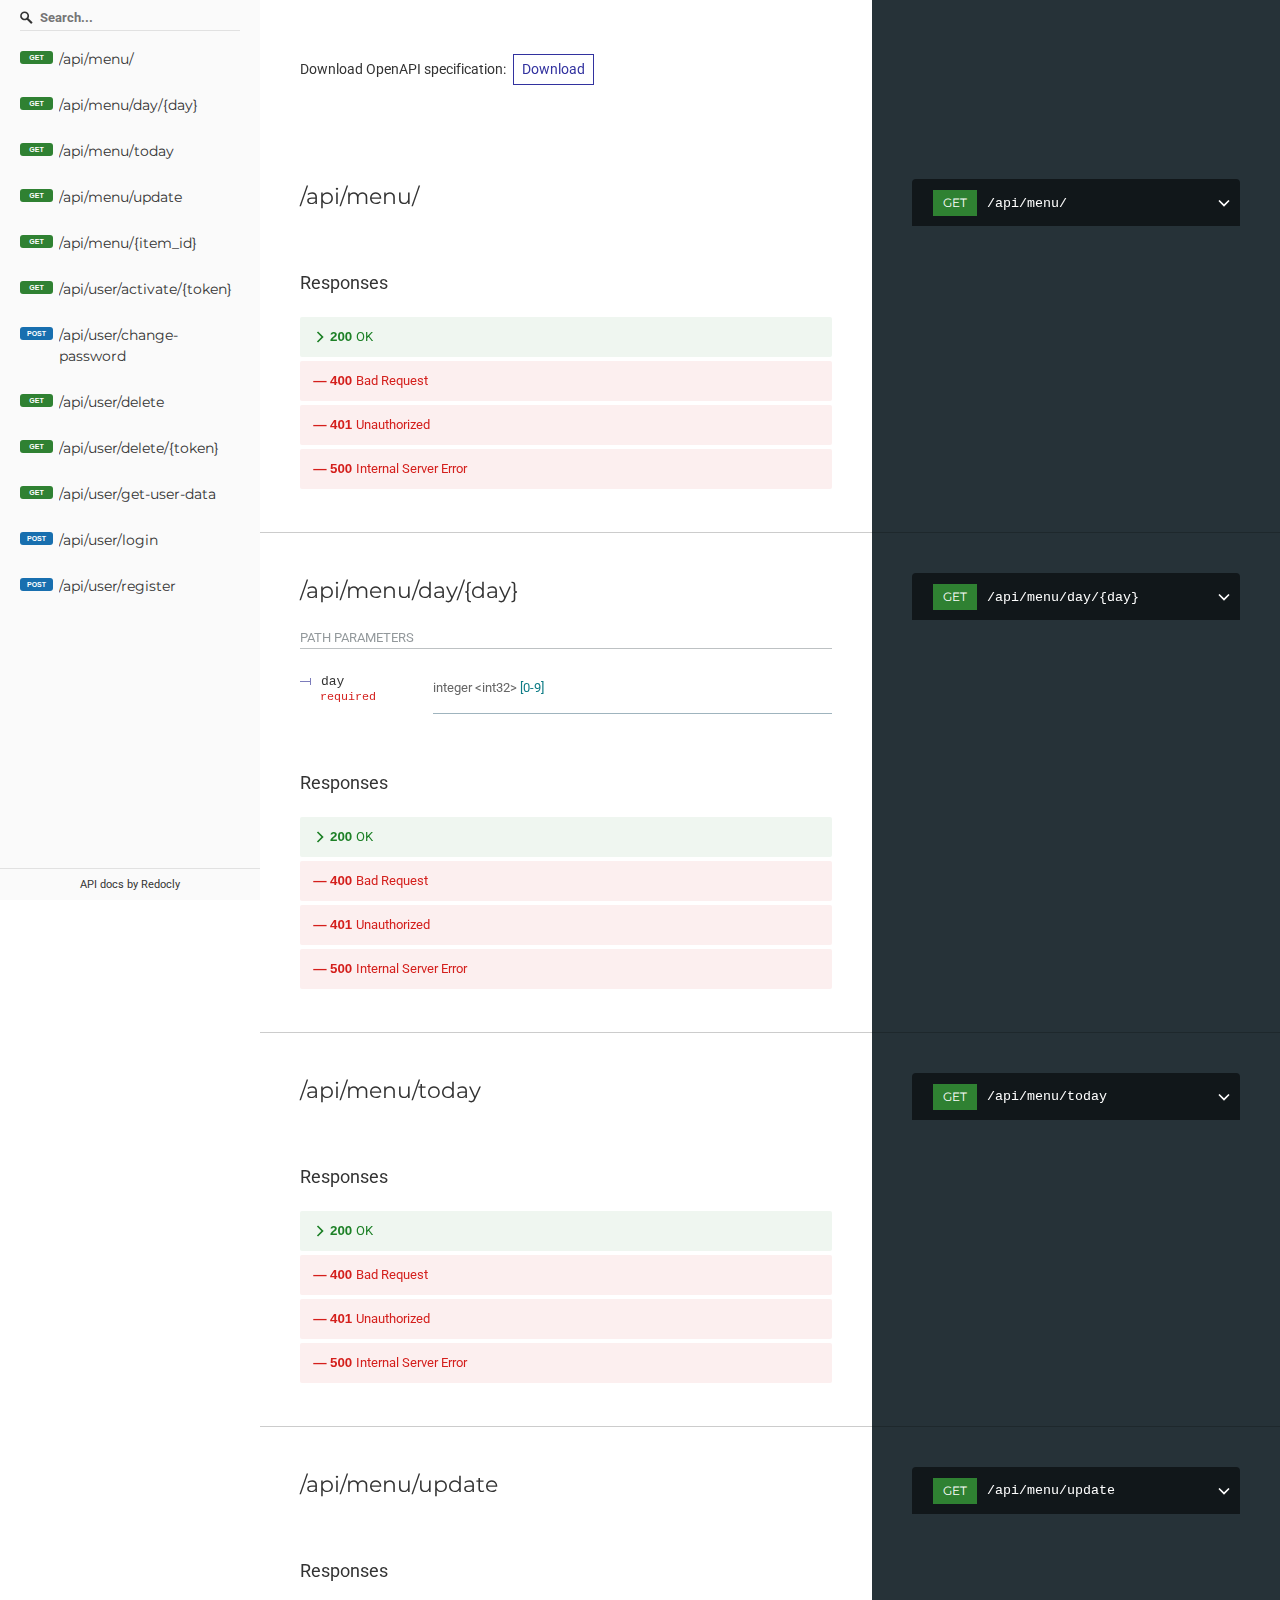
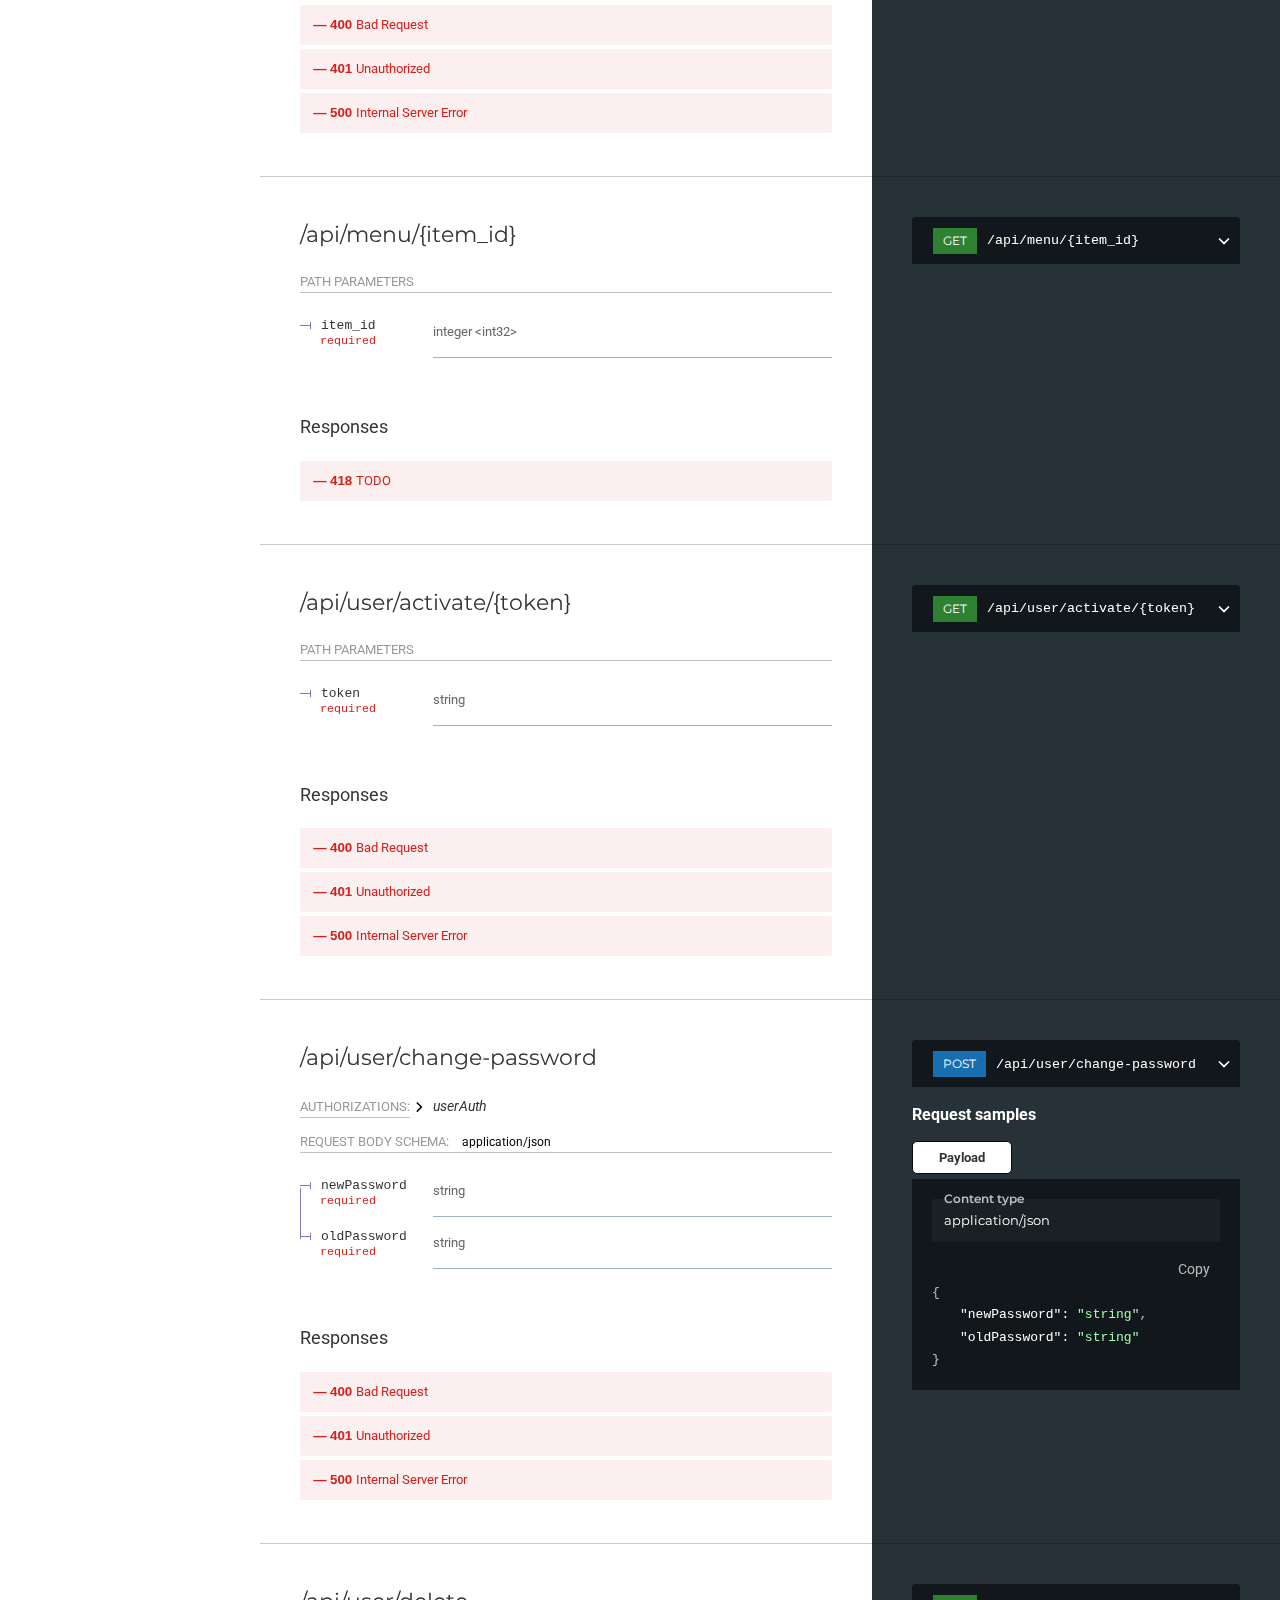
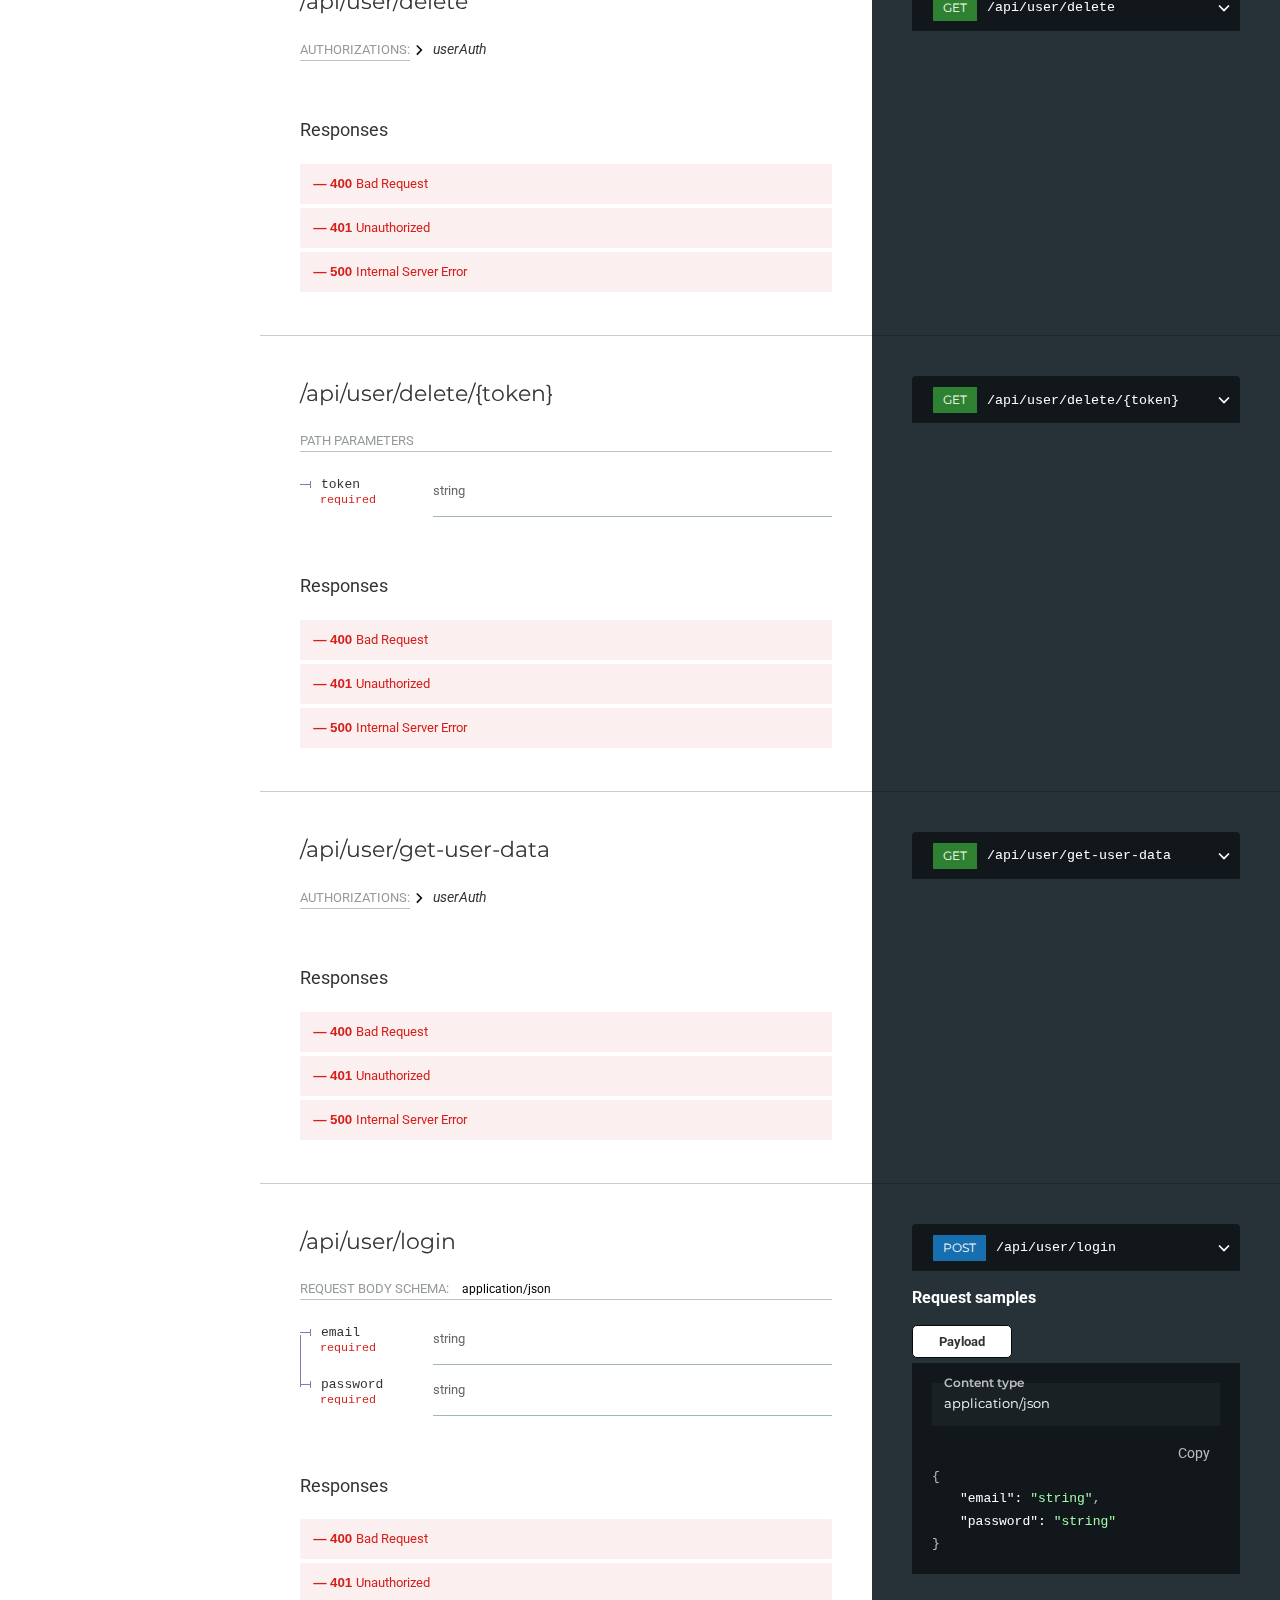
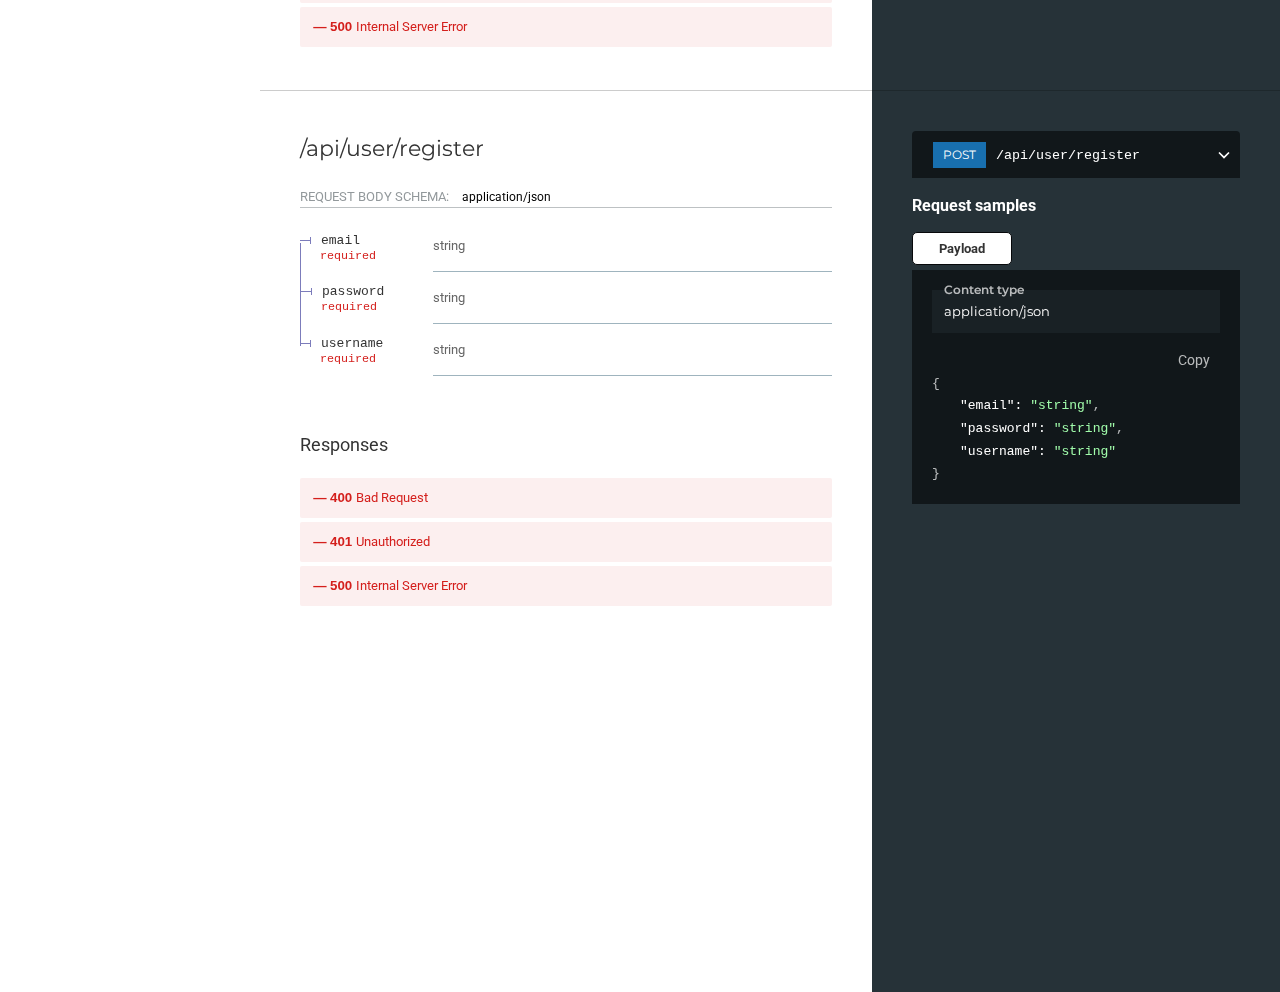
<file: docs/redoc-static.html>
<!DOCTYPE html>
<html>

<head>
  <meta charset="utf8" />
  <title>ReDoc documentation</title>
  <!-- needed for adaptive design -->
  <meta name="viewport" content="width=device-width, initial-scale=1">
  <style>
    body {
      padding: 0;
      margin: 0;
    }
  </style>
  <script src="https://cdn.redoc.ly/redoc/v2.0.0/bundles/redoc.standalone.js"></script><style data-styled="true" data-styled-version="5.3.3">.fcjMZs{width:calc(100% - 40%);padding:0 40px;}/*!sc*/
@media print,screen and (max-width:75rem){.fcjMZs{width:100%;padding:40px 40px;}}/*!sc*/
data-styled.g4[id="sc-hKwDye"]{content:"fcjMZs,"}/*!sc*/
.kKqedw{padding:40px 0;}/*!sc*/
.kKqedw:last-child{min-height:calc(100vh + 1px);}/*!sc*/
.sc-eCImPb > .sc-eCImPb:last-child{min-height:initial;}/*!sc*/
@media print,screen and (max-width:75rem){.kKqedw{padding:0;}}/*!sc*/
.hexvPn{padding:40px 0;position:relative;}/*!sc*/
.hexvPn:last-child{min-height:calc(100vh + 1px);}/*!sc*/
.sc-eCImPb > .sc-eCImPb:last-child{min-height:initial;}/*!sc*/
@media print,screen and (max-width:75rem){.hexvPn{padding:0;}}/*!sc*/
.hexvPn:not(:last-of-type):after{position:absolute;bottom:0;width:100%;display:block;content:'';border-bottom:1px solid rgba(0,0,0,0.2);}/*!sc*/
data-styled.g5[id="sc-eCImPb"]{content:"kKqedw,hexvPn,"}/*!sc*/
.vSqXI{width:40%;color:#ffffff;background-color:#263238;padding:0 40px;}/*!sc*/
@media print,screen and (max-width:75rem){.vSqXI{width:100%;padding:40px 40px;}}/*!sc*/
data-styled.g6[id="sc-jRQBWg"]{content:"vSqXI,"}/*!sc*/
.dKDnzb{background-color:#263238;}/*!sc*/
data-styled.g7[id="sc-gKclnd"]{content:"dKDnzb,"}/*!sc*/
.jTXZbd{display:-webkit-box;display:-webkit-flex;display:-ms-flexbox;display:flex;width:100%;padding:0;}/*!sc*/
@media print,screen and (max-width:75rem){.jTXZbd{-webkit-flex-direction:column;-ms-flex-direction:column;flex-direction:column;}}/*!sc*/
data-styled.g8[id="sc-iCfMLu"]{content:"jTXZbd,"}/*!sc*/
.kwcwWd{font-family:Montserrat,sans-serif;font-weight:400;font-size:1.85714em;line-height:1.6em;color:#333333;}/*!sc*/
data-styled.g9[id="sc-furwcr"]{content:"kwcwWd,"}/*!sc*/
.QwiBS{font-family:Montserrat,sans-serif;font-weight:400;font-size:1.57143em;line-height:1.6em;color:#333333;margin:0 0 20px;}/*!sc*/
data-styled.g10[id="sc-pVTFL"]{content:"QwiBS,"}/*!sc*/
.hwMGJl{color:#ffffff;}/*!sc*/
data-styled.g12[id="sc-kDTinF"]{content:"hwMGJl,"}/*!sc*/
.kyZwVG{border-bottom:1px solid rgba(38,50,56,0.3);margin:1em 0 1em 0;color:rgba(38,50,56,0.5);font-weight:normal;text-transform:uppercase;font-size:0.929em;line-height:20px;}/*!sc*/
data-styled.g13[id="sc-iqseJM"]{content:"kyZwVG,"}/*!sc*/
.bNUQy{cursor:pointer;margin-left:-20px;padding:0;line-height:1;width:20px;display:inline-block;outline:0;}/*!sc*/
.bNUQy:before{content:'';width:15px;height:15px;background-size:contain;background-image:url('[data-uri]');opacity:0.5;visibility:hidden;display:inline-block;vertical-align:middle;}/*!sc*/
h1:hover > .sc-crHmcD::before,h2:hover > .bNUQy::before,.bNUQy:hover::before{visibility:visible;}/*!sc*/
data-styled.g14[id="sc-crHmcD"]{content:"bNUQy,"}/*!sc*/
.bPEzCN{height:1.5em;width:1.5em;min-width:1.5em;vertical-align:middle;float:left;-webkit-transition:-webkit-transform 0.2s ease-out;-webkit-transition:transform 0.2s ease-out;transition:transform 0.2s ease-out;-webkit-transform:rotateZ(-90deg);-ms-transform:rotateZ(-90deg);transform:rotateZ(-90deg);}/*!sc*/
.bPEzCN polygon{fill:#1d8127;}/*!sc*/
.laPRNF{height:20px;width:20px;min-width:20px;vertical-align:middle;float:right;-webkit-transition:-webkit-transform 0.2s ease-out;-webkit-transition:transform 0.2s ease-out;transition:transform 0.2s ease-out;-webkit-transform:rotateZ(0);-ms-transform:rotateZ(0);transform:rotateZ(0);}/*!sc*/
.laPRNF polygon{fill:white;}/*!sc*/
.jCLLyq{height:1.3em;width:1.3em;min-width:1.3em;vertical-align:middle;-webkit-transition:-webkit-transform 0.2s ease-out;-webkit-transition:transform 0.2s ease-out;transition:transform 0.2s ease-out;-webkit-transform:rotateZ(-90deg);-ms-transform:rotateZ(-90deg);transform:rotateZ(-90deg);}/*!sc*/
data-styled.g15[id="sc-egiyK"]{content:"bPEzCN,laPRNF,jCLLyq,"}/*!sc*/
.kCCtqV{border-left:1px solid #7c7cbb;box-sizing:border-box;position:relative;padding:10px 10px 10px 0;}/*!sc*/
@media screen and (max-width:50rem){.kCCtqV{display:block;overflow:hidden;}}/*!sc*/
tr:first-of-type > .sc-hBUSln,tr.last > .kCCtqV{border-left-width:0;background-position:top left;background-repeat:no-repeat;background-size:1px 100%;}/*!sc*/
tr:first-of-type > .sc-hBUSln{background-image:linear-gradient( to bottom, transparent 0%, transparent 22px, #7c7cbb 22px, #7c7cbb 100% );}/*!sc*/
tr.last > .sc-hBUSln{background-image:linear-gradient( to bottom, #7c7cbb 0%, #7c7cbb 22px, transparent 22px, transparent 100% );}/*!sc*/
tr.last + tr > .sc-hBUSln{border-left-color:transparent;}/*!sc*/
tr.last:first-child > .sc-hBUSln{background:none;border-left-color:transparent;}/*!sc*/
data-styled.g18[id="sc-hBUSln"]{content:"kCCtqV,"}/*!sc*/
.fwnkRw{vertical-align:top;line-height:20px;white-space:nowrap;font-size:13px;font-family:Courier,monospace;}/*!sc*/
.fwnkRw.deprecated{-webkit-text-decoration:line-through;text-decoration:line-through;color:#707070;}/*!sc*/
data-styled.g20[id="sc-fFeiMQ"]{content:"fwnkRw,"}/*!sc*/
.fOwWgB{border-bottom:1px solid #9fb4be;padding:10px 0;width:75%;box-sizing:border-box;}/*!sc*/
tr.expanded .sc-bkkeKt{border-bottom:none;}/*!sc*/
@media screen and (max-width:50rem){.fOwWgB{padding:0 20px;border-bottom:none;border-left:1px solid #7c7cbb;}tr.last > .sc-bkkeKt{border-left:none;}}/*!sc*/
data-styled.g21[id="sc-bkkeKt"]{content:"fOwWgB,"}/*!sc*/
.fMdASL{color:#7c7cbb;font-family:Courier,monospace;margin-right:10px;}/*!sc*/
.fMdASL::before{content:'';display:inline-block;vertical-align:middle;width:10px;height:1px;background:#7c7cbb;}/*!sc*/
.fMdASL::after{content:'';display:inline-block;vertical-align:middle;width:1px;background:#7c7cbb;height:7px;}/*!sc*/
data-styled.g22[id="sc-ieecCq"]{content:"fMdASL,"}/*!sc*/
.wbnF{border-collapse:separate;border-radius:3px;font-size:14px;border-spacing:0;width:100%;}/*!sc*/
.wbnF > tr{vertical-align:middle;}/*!sc*/
@media screen and (max-width:50rem){.wbnF{display:block;}.wbnF > tr,.wbnF > tbody > tr{display:block;}}/*!sc*/
@media screen and (max-width:50rem) and (-ms-high-contrast:none){.wbnF td{float:left;width:100%;}}/*!sc*/
.wbnF .sc-dJjYzT,.wbnF .sc-dJjYzT .sc-dJjYzT .sc-dJjYzT,.wbnF .sc-dJjYzT .sc-dJjYzT .sc-dJjYzT .sc-dJjYzT .sc-dJjYzT{margin:1em;margin-right:0;background:#fafafa;}/*!sc*/
.wbnF .sc-dJjYzT .sc-dJjYzT,.wbnF .sc-dJjYzT .sc-dJjYzT .sc-dJjYzT .sc-dJjYzT,.wbnF .sc-dJjYzT .sc-dJjYzT .sc-dJjYzT .sc-dJjYzT .sc-dJjYzT .sc-dJjYzT{background:#ffffff;}/*!sc*/
data-styled.g24[id="sc-hGPBjI"]{content:"wbnF,"}/*!sc*/
.eCLDJY > ul{list-style:none;padding:0;margin:0;margin:0 -5px;}/*!sc*/
.eCLDJY > ul > li{padding:5px 10px;display:inline-block;background-color:#11171a;border-bottom:1px solid rgba(0,0,0,0.5);cursor:pointer;text-align:center;outline:none;color:#ccc;margin:0 5px 5px 5px;border:1px solid #07090b;border-radius:5px;min-width:60px;font-size:0.9em;font-weight:bold;}/*!sc*/
.eCLDJY > ul > li.react-tabs__tab--selected{color:#333333;background:#ffffff;}/*!sc*/
.eCLDJY > ul > li.react-tabs__tab--selected:focus{outline:auto;}/*!sc*/
.eCLDJY > ul > li:only-child{-webkit-flex:none;-ms-flex:none;flex:none;min-width:100px;}/*!sc*/
.eCLDJY > ul > li.tab-success{color:#1d8127;}/*!sc*/
.eCLDJY > ul > li.tab-redirect{color:#ffa500;}/*!sc*/
.eCLDJY > ul > li.tab-info{color:#87ceeb;}/*!sc*/
.eCLDJY > ul > li.tab-error{color:#d41f1c;}/*!sc*/
.eCLDJY > .react-tabs__tab-panel{background:#11171a;}/*!sc*/
.eCLDJY > .react-tabs__tab-panel > div,.eCLDJY > .react-tabs__tab-panel > pre{padding:20px;margin:0;}/*!sc*/
.eCLDJY > .react-tabs__tab-panel > div > pre{padding:0;}/*!sc*/
data-styled.g30[id="sc-cxpSdN"]{content:"eCLDJY,"}/*!sc*/
.hGZPxu code[class*='language-'],.hGZPxu pre[class*='language-']{text-shadow:0 -0.1em 0.2em black;text-align:left;white-space:pre;word-spacing:normal;word-break:normal;word-wrap:normal;line-height:1.5;-moz-tab-size:4;-o-tab-size:4;tab-size:4;-webkit-hyphens:none;-moz-hyphens:none;-ms-hyphens:none;-webkit-hyphens:none;-moz-hyphens:none;-ms-hyphens:none;hyphens:none;}/*!sc*/
@media print{.hGZPxu code[class*='language-'],.hGZPxu pre[class*='language-']{text-shadow:none;}}/*!sc*/
.hGZPxu pre[class*='language-']{padding:1em;margin:0.5em 0;overflow:auto;}/*!sc*/
.hGZPxu .token.comment,.hGZPxu .token.prolog,.hGZPxu .token.doctype,.hGZPxu .token.cdata{color:hsl(30,20%,50%);}/*!sc*/
.hGZPxu .token.punctuation{opacity:0.7;}/*!sc*/
.hGZPxu .namespace{opacity:0.7;}/*!sc*/
.hGZPxu .token.property,.hGZPxu .token.tag,.hGZPxu .token.number,.hGZPxu .token.constant,.hGZPxu .token.symbol{color:#4a8bb3;}/*!sc*/
.hGZPxu .token.boolean{color:#e64441;}/*!sc*/
.hGZPxu .token.selector,.hGZPxu .token.attr-name,.hGZPxu .token.string,.hGZPxu .token.char,.hGZPxu .token.builtin,.hGZPxu .token.inserted{color:#a0fbaa;}/*!sc*/
.hGZPxu .token.selector + a,.hGZPxu .token.attr-name + a,.hGZPxu .token.string + a,.hGZPxu .token.char + a,.hGZPxu .token.builtin + a,.hGZPxu .token.inserted + a,.hGZPxu .token.selector + a:visited,.hGZPxu .token.attr-name + a:visited,.hGZPxu .token.string + a:visited,.hGZPxu .token.char + a:visited,.hGZPxu .token.builtin + a:visited,.hGZPxu .token.inserted + a:visited{color:#4ed2ba;-webkit-text-decoration:underline;text-decoration:underline;}/*!sc*/
.hGZPxu .token.property.string{color:white;}/*!sc*/
.hGZPxu .token.operator,.hGZPxu .token.entity,.hGZPxu .token.url,.hGZPxu .token.variable{color:hsl(40,90%,60%);}/*!sc*/
.hGZPxu .token.atrule,.hGZPxu .token.attr-value,.hGZPxu .token.keyword{color:hsl(350,40%,70%);}/*!sc*/
.hGZPxu .token.regex,.hGZPxu .token.important{color:#e90;}/*!sc*/
.hGZPxu .token.important,.hGZPxu .token.bold{font-weight:bold;}/*!sc*/
.hGZPxu .token.italic{font-style:italic;}/*!sc*/
.hGZPxu .token.entity{cursor:help;}/*!sc*/
.hGZPxu .token.deleted{color:red;}/*!sc*/
data-styled.g32[id="sc-iJKOTD"]{content:"hGZPxu,"}/*!sc*/
.gjxyHD{opacity:0.7;-webkit-transition:opacity 0.3s ease;transition:opacity 0.3s ease;text-align:right;}/*!sc*/
.gjxyHD:focus-within{opacity:1;}/*!sc*/
.gjxyHD > button{background-color:transparent;border:0;color:inherit;padding:2px 10px;font-family:Roboto,sans-serif;font-size:14px;line-height:1.5em;cursor:pointer;outline:0;}/*!sc*/
.gjxyHD > button:hover,.gjxyHD > button:focus{background:rgba(255,255,255,0.1);}/*!sc*/
data-styled.g33[id="sc-giYglK"]{content:"gjxyHD,"}/*!sc*/
.eqZXtE{position:relative;}/*!sc*/
data-styled.g38[id="sc-ikJyIC"]{content:"eqZXtE,"}/*!sc*/
.hgRRjA{margin-left:10px;text-transform:none;font-size:0.929em;color:black;}/*!sc*/
data-styled.g42[id="sc-cCcXHH"]{content:"hgRRjA,"}/*!sc*/
.fYaHea{font-family:Roboto,sans-serif;font-weight:400;line-height:1.5em;}/*!sc*/
.fYaHea p:last-child{margin-bottom:0;}/*!sc*/
.fYaHea h1{font-family:Montserrat,sans-serif;font-weight:400;font-size:1.85714em;line-height:1.6em;color:#32329f;margin-top:0;}/*!sc*/
.fYaHea h2{font-family:Montserrat,sans-serif;font-weight:400;font-size:1.57143em;line-height:1.6em;color:#333333;}/*!sc*/
.fYaHea code{color:#e53935;background-color:rgba(38,50,56,0.05);font-family:Courier,monospace;border-radius:2px;border:1px solid rgba(38,50,56,0.1);padding:0 5px;font-size:13px;font-weight:400;word-break:break-word;}/*!sc*/
.fYaHea pre{font-family:Courier,monospace;white-space:pre;background-color:#11171a;color:white;padding:20px;overflow-x:auto;line-height:normal;border-radius:0px;border:1px solid rgba(38,50,56,0.1);}/*!sc*/
.fYaHea pre code{background-color:transparent;color:white;padding:0;}/*!sc*/
.fYaHea pre code:before,.fYaHea pre code:after{content:none;}/*!sc*/
.fYaHea blockquote{margin:0;margin-bottom:1em;padding:0 15px;color:#777;border-left:4px solid #ddd;}/*!sc*/
.fYaHea img{max-width:100%;box-sizing:content-box;}/*!sc*/
.fYaHea ul,.fYaHea ol{padding-left:2em;margin:0;margin-bottom:1em;}/*!sc*/
.fYaHea ul ul,.fYaHea ol ul,.fYaHea ul ol,.fYaHea ol ol{margin-bottom:0;margin-top:0;}/*!sc*/
.fYaHea table{display:block;width:100%;overflow:auto;word-break:normal;word-break:keep-all;border-collapse:collapse;border-spacing:0;margin-top:1.5em;margin-bottom:1.5em;}/*!sc*/
.fYaHea table tr{background-color:#fff;border-top:1px solid #ccc;}/*!sc*/
.fYaHea table tr:nth-child(2n){background-color:#fafafa;}/*!sc*/
.fYaHea table th,.fYaHea table td{padding:6px 13px;border:1px solid #ddd;}/*!sc*/
.fYaHea table th{text-align:left;font-weight:bold;}/*!sc*/
.fYaHea .share-link{cursor:pointer;margin-left:-20px;padding:0;line-height:1;width:20px;display:inline-block;outline:0;}/*!sc*/
.fYaHea .share-link:before{content:'';width:15px;height:15px;background-size:contain;background-image:url('[data-uri]');opacity:0.5;visibility:hidden;display:inline-block;vertical-align:middle;}/*!sc*/
.fYaHea h1:hover > .share-link::before,.fYaHea h2:hover > .share-link::before,.fYaHea .share-link:hover::before{visibility:visible;}/*!sc*/
.fYaHea a{-webkit-text-decoration:auto;text-decoration:auto;color:#32329f;}/*!sc*/
.fYaHea a:visited{color:#32329f;}/*!sc*/
.fYaHea a:hover{color:#6868cf;-webkit-text-decoration:auto;text-decoration:auto;}/*!sc*/
.fhPxtY{font-family:Roboto,sans-serif;font-weight:400;line-height:1.5em;}/*!sc*/
.fhPxtY p:last-child{margin-bottom:0;}/*!sc*/
.fhPxtY p:first-child{margin-top:0;}/*!sc*/
.fhPxtY p:last-child{margin-bottom:0;}/*!sc*/
.fhPxtY h1{font-family:Montserrat,sans-serif;font-weight:400;font-size:1.85714em;line-height:1.6em;color:#32329f;margin-top:0;}/*!sc*/
.fhPxtY h2{font-family:Montserrat,sans-serif;font-weight:400;font-size:1.57143em;line-height:1.6em;color:#333333;}/*!sc*/
.fhPxtY code{color:#e53935;background-color:rgba(38,50,56,0.05);font-family:Courier,monospace;border-radius:2px;border:1px solid rgba(38,50,56,0.1);padding:0 5px;font-size:13px;font-weight:400;word-break:break-word;}/*!sc*/
.fhPxtY pre{font-family:Courier,monospace;white-space:pre;background-color:#11171a;color:white;padding:20px;overflow-x:auto;line-height:normal;border-radius:0px;border:1px solid rgba(38,50,56,0.1);}/*!sc*/
.fhPxtY pre code{background-color:transparent;color:white;padding:0;}/*!sc*/
.fhPxtY pre code:before,.fhPxtY pre code:after{content:none;}/*!sc*/
.fhPxtY blockquote{margin:0;margin-bottom:1em;padding:0 15px;color:#777;border-left:4px solid #ddd;}/*!sc*/
.fhPxtY img{max-width:100%;box-sizing:content-box;}/*!sc*/
.fhPxtY ul,.fhPxtY ol{padding-left:2em;margin:0;margin-bottom:1em;}/*!sc*/
.fhPxtY ul ul,.fhPxtY ol ul,.fhPxtY ul ol,.fhPxtY ol ol{margin-bottom:0;margin-top:0;}/*!sc*/
.fhPxtY table{display:block;width:100%;overflow:auto;word-break:normal;word-break:keep-all;border-collapse:collapse;border-spacing:0;margin-top:1.5em;margin-bottom:1.5em;}/*!sc*/
.fhPxtY table tr{background-color:#fff;border-top:1px solid #ccc;}/*!sc*/
.fhPxtY table tr:nth-child(2n){background-color:#fafafa;}/*!sc*/
.fhPxtY table th,.fhPxtY table td{padding:6px 13px;border:1px solid #ddd;}/*!sc*/
.fhPxtY table th{text-align:left;font-weight:bold;}/*!sc*/
.fhPxtY .share-link{cursor:pointer;margin-left:-20px;padding:0;line-height:1;width:20px;display:inline-block;outline:0;}/*!sc*/
.fhPxtY .share-link:before{content:'';width:15px;height:15px;background-size:contain;background-image:url('[data-uri]');opacity:0.5;visibility:hidden;display:inline-block;vertical-align:middle;}/*!sc*/
.fhPxtY h1:hover > .share-link::before,.fhPxtY h2:hover > .share-link::before,.fhPxtY .share-link:hover::before{visibility:visible;}/*!sc*/
.fhPxtY a{-webkit-text-decoration:auto;text-decoration:auto;color:#32329f;}/*!sc*/
.fhPxtY a:visited{color:#32329f;}/*!sc*/
.fhPxtY a:hover{color:#6868cf;-webkit-text-decoration:auto;text-decoration:auto;}/*!sc*/
data-styled.g43[id="sc-cidDSM"]{content:"fYaHea,fhPxtY,"}/*!sc*/
.eahewB{font-family:Roboto,sans-serif;font-weight:400;line-height:1.5em;}/*!sc*/
.eahewB p:last-child{margin-bottom:0;}/*!sc*/
.eahewB p:first-child{margin-top:0;}/*!sc*/
.eahewB p:last-child{margin-bottom:0;}/*!sc*/
.eahewB p{display:inline-block;}/*!sc*/
.eahewB h1{font-family:Montserrat,sans-serif;font-weight:400;font-size:1.85714em;line-height:1.6em;color:#32329f;margin-top:0;}/*!sc*/
.eahewB h2{font-family:Montserrat,sans-serif;font-weight:400;font-size:1.57143em;line-height:1.6em;color:#333333;}/*!sc*/
.eahewB code{color:#e53935;background-color:rgba(38,50,56,0.05);font-family:Courier,monospace;border-radius:2px;border:1px solid rgba(38,50,56,0.1);padding:0 5px;font-size:13px;font-weight:400;word-break:break-word;}/*!sc*/
.eahewB pre{font-family:Courier,monospace;white-space:pre;background-color:#11171a;color:white;padding:20px;overflow-x:auto;line-height:normal;border-radius:0px;border:1px solid rgba(38,50,56,0.1);}/*!sc*/
.eahewB pre code{background-color:transparent;color:white;padding:0;}/*!sc*/
.eahewB pre code:before,.eahewB pre code:after{content:none;}/*!sc*/
.eahewB blockquote{margin:0;margin-bottom:1em;padding:0 15px;color:#777;border-left:4px solid #ddd;}/*!sc*/
.eahewB img{max-width:100%;box-sizing:content-box;}/*!sc*/
.eahewB ul,.eahewB ol{padding-left:2em;margin:0;margin-bottom:1em;}/*!sc*/
.eahewB ul ul,.eahewB ol ul,.eahewB ul ol,.eahewB ol ol{margin-bottom:0;margin-top:0;}/*!sc*/
.eahewB table{display:block;width:100%;overflow:auto;word-break:normal;word-break:keep-all;border-collapse:collapse;border-spacing:0;margin-top:1.5em;margin-bottom:1.5em;}/*!sc*/
.eahewB table tr{background-color:#fff;border-top:1px solid #ccc;}/*!sc*/
.eahewB table tr:nth-child(2n){background-color:#fafafa;}/*!sc*/
.eahewB table th,.eahewB table td{padding:6px 13px;border:1px solid #ddd;}/*!sc*/
.eahewB table th{text-align:left;font-weight:bold;}/*!sc*/
.eahewB .share-link{cursor:pointer;margin-left:-20px;padding:0;line-height:1;width:20px;display:inline-block;outline:0;}/*!sc*/
.eahewB .share-link:before{content:'';width:15px;height:15px;background-size:contain;background-image:url('[data-uri]');opacity:0.5;visibility:hidden;display:inline-block;vertical-align:middle;}/*!sc*/
.eahewB h1:hover > .share-link::before,.eahewB h2:hover > .share-link::before,.eahewB .share-link:hover::before{visibility:visible;}/*!sc*/
.eahewB a{-webkit-text-decoration:auto;text-decoration:auto;color:#32329f;}/*!sc*/
.eahewB a:visited{color:#32329f;}/*!sc*/
.eahewB a:hover{color:#6868cf;-webkit-text-decoration:auto;text-decoration:auto;}/*!sc*/
data-styled.g44[id="sc-jcFjpl"]{content:"eahewB,"}/*!sc*/
.ddxnzs{position:relative;}/*!sc*/
data-styled.g45[id="sc-caiLqq"]{content:"ddxnzs,"}/*!sc*/
.jOBPNj:hover > .sc-giYglK{opacity:1;}/*!sc*/
data-styled.g50[id="sc-jObWnj"]{content:"jOBPNj,"}/*!sc*/
.sRoPx{font-family:Courier,monospace;font-size:13px;white-space:pre;contain:content;overflow-x:auto;}/*!sc*/
.sRoPx .redoc-json code > .collapser{display:none;pointer-events:none;}/*!sc*/
.sRoPx .callback-function{color:gray;}/*!sc*/
.sRoPx .collapser:after{content:'-';cursor:pointer;}/*!sc*/
.sRoPx .collapsed > .collapser:after{content:'+';cursor:pointer;}/*!sc*/
.sRoPx .ellipsis:after{content:' … ';}/*!sc*/
.sRoPx .collapsible{margin-left:2em;}/*!sc*/
.sRoPx .hoverable{padding-top:1px;padding-bottom:1px;padding-left:2px;padding-right:2px;border-radius:2px;}/*!sc*/
.sRoPx .hovered{background-color:rgba(235,238,249,1);}/*!sc*/
.sRoPx .collapser{background-color:transparent;border:0;color:#fff;font-family:Courier,monospace;font-size:13px;padding-right:6px;padding-left:6px;padding-top:0;padding-bottom:0;display:-webkit-box;display:-webkit-flex;display:-ms-flexbox;display:flex;-webkit-align-items:center;-webkit-box-align:center;-ms-flex-align:center;align-items:center;-webkit-box-pack:center;-webkit-justify-content:center;-ms-flex-pack:center;justify-content:center;width:15px;height:15px;position:absolute;top:4px;left:-1.5em;cursor:default;-webkit-user-select:none;-moz-user-select:none;-ms-user-select:none;user-select:none;-webkit-user-select:none;padding:2px;}/*!sc*/
.sRoPx .collapser:focus{outline-color:#fff;outline-style:dotted;outline-width:1px;}/*!sc*/
.sRoPx ul{list-style-type:none;padding:0px;margin:0px 0px 0px 26px;}/*!sc*/
.sRoPx li{position:relative;display:block;}/*!sc*/
.sRoPx .hoverable{display:inline-block;}/*!sc*/
.sRoPx .selected{outline-style:solid;outline-width:1px;outline-style:dotted;}/*!sc*/
.sRoPx .collapsed > .collapsible{display:none;}/*!sc*/
.sRoPx .ellipsis{display:none;}/*!sc*/
.sRoPx .collapsed > .ellipsis{display:inherit;}/*!sc*/
data-styled.g51[id="sc-dPiLbb"]{content:"sRoPx,"}/*!sc*/
.eidhyg{padding:0.9em;background-color:rgba(38,50,56,0.4);margin:0 0 10px 0;display:block;font-family:Montserrat,sans-serif;font-size:0.929em;line-height:1.5em;}/*!sc*/
data-styled.g52[id="sc-bBHHxi"]{content:"eidhyg,"}/*!sc*/
.iYcnri{font-family:Montserrat,sans-serif;font-size:12px;position:absolute;z-index:1;top:-11px;left:12px;font-weight:600;color:rgba(255,255,255,0.7);}/*!sc*/
data-styled.g53[id="sc-cNKqjZ"]{content:"iYcnri,"}/*!sc*/
.bcpfGN{position:relative;}/*!sc*/
data-styled.g54[id="sc-AjmGg"]{content:"bcpfGN,"}/*!sc*/
.iUheaL{margin-top:15px;}/*!sc*/
data-styled.g57[id="sc-jgrJph"]{content:"iUheaL,"}/*!sc*/
.gHbDui{vertical-align:middle;font-size:13px;line-height:20px;}/*!sc*/
data-styled.g59[id="sc-lbhJGD"]{content:"gHbDui,"}/*!sc*/
.eLMLxg{color:rgba(102,102,102,0.9);}/*!sc*/
data-styled.g60[id="sc-iNGGcK"]{content:"eLMLxg,"}/*!sc*/
.ifsMbX{color:#666;}/*!sc*/
data-styled.g61[id="sc-jeraig"]{content:"ifsMbX,"}/*!sc*/
.eyZzuM{vertical-align:middle;font-size:13px;line-height:20px;}/*!sc*/
data-styled.g63[id="sc-nVkyK"]{content:"eyZzuM,"}/*!sc*/
.eSyGZd{color:#d41f1c;font-size:0.9em;font-weight:normal;margin-left:20px;line-height:1;}/*!sc*/
data-styled.g64[id="sc-hiwPVj"]{content:"eSyGZd,"}/*!sc*/
.eTfxwi{color:#0e7c86;}/*!sc*/
.eTfxwi::before,.eTfxwi::after{font-weight:bold;}/*!sc*/
data-styled.g67[id="sc-gGCDDS"]{content:"eTfxwi,"}/*!sc*/
.ciGjvL:after{content:' and ';font-weight:normal;}/*!sc*/
.ciGjvL:last-child:after{content:none;}/*!sc*/
.ciGjvL a{-webkit-text-decoration:auto;text-decoration:auto;color:#32329f;}/*!sc*/
.ciGjvL a:visited{color:#32329f;}/*!sc*/
.ciGjvL a:hover{color:#6868cf;-webkit-text-decoration:auto;text-decoration:auto;}/*!sc*/
data-styled.g82[id="sc-dtMgUX"]{content:"ciGjvL,"}/*!sc*/
.iGVliB{white-space:nowrap;}/*!sc*/
.iGVliB:after{content:' or ';white-space:pre;}/*!sc*/
.iGVliB:last-child:after,.iGVliB:only-child:after{content:none;}/*!sc*/
.iGVliB a{-webkit-text-decoration:auto;text-decoration:auto;color:#32329f;}/*!sc*/
.iGVliB a:visited{color:#32329f;}/*!sc*/
.iGVliB a:hover{color:#6868cf;-webkit-text-decoration:auto;text-decoration:auto;}/*!sc*/
data-styled.g83[id="sc-cZMNgc"]{content:"iGVliB,"}/*!sc*/
.jaJyem{-webkit-flex:1 1 auto;-ms-flex:1 1 auto;flex:1 1 auto;cursor:pointer;}/*!sc*/
data-styled.g84[id="sc-jUosCB"]{content:"jaJyem,"}/*!sc*/
.jrhmxi{width:75%;text-overflow:ellipsis;border-radius:4px;overflow:hidden;}/*!sc*/
@media screen and (max-width:50rem){.jrhmxi{margin-top:10px;}}/*!sc*/
data-styled.g85[id="sc-jQrDum"]{content:"jrhmxi,"}/*!sc*/
.gJCGVY{display:inline-block;margin:0;}/*!sc*/
data-styled.g86[id="sc-fvxzrP"]{content:"gJCGVY,"}/*!sc*/
.kkpKfS{width:100%;display:-webkit-box;display:-webkit-flex;display:-ms-flexbox;display:flex;margin:1em 0;-webkit-flex-direction:row;-ms-flex-direction:row;flex-direction:row;}/*!sc*/
@media screen and (max-width:50rem){.kkpKfS{-webkit-flex-direction:column;-ms-flex-direction:column;flex-direction:column;}}/*!sc*/
data-styled.g87[id="sc-fbyfCU"]{content:"kkpKfS,"}/*!sc*/
.dezuum{margin-top:0;margin-bottom:0.5em;}/*!sc*/
data-styled.g93[id="sc-dFtzxp"]{content:"dezuum,"}/*!sc*/
.cfBNBf{border:1px solid #32329f;color:#32329f;font-weight:normal;margin-left:0.5em;padding:4px 8px 4px;display:inline-block;-webkit-text-decoration:none;text-decoration:none;cursor:pointer;}/*!sc*/
data-styled.g94[id="sc-brSvTw"]{content:"cfBNBf,"}/*!sc*/
.eXEyiA{width:9ex;display:inline-block;height:13px;line-height:13px;background-color:#333;border-radius:3px;background-repeat:no-repeat;background-position:6px 4px;font-size:7px;font-family:Verdana,sans-serif;color:white;text-transform:uppercase;text-align:center;font-weight:bold;vertical-align:middle;margin-right:6px;margin-top:2px;}/*!sc*/
.eXEyiA.get{background-color:#2F8132;}/*!sc*/
.eXEyiA.post{background-color:#186FAF;}/*!sc*/
.eXEyiA.put{background-color:#95507c;}/*!sc*/
.eXEyiA.options{background-color:#947014;}/*!sc*/
.eXEyiA.patch{background-color:#bf581d;}/*!sc*/
.eXEyiA.delete{background-color:#cc3333;}/*!sc*/
.eXEyiA.basic{background-color:#707070;}/*!sc*/
.eXEyiA.link{background-color:#07818F;}/*!sc*/
.eXEyiA.head{background-color:#A23DAD;}/*!sc*/
.eXEyiA.hook{background-color:#32329f;}/*!sc*/
data-styled.g101[id="sc-ilfuhL"]{content:"eXEyiA,"}/*!sc*/
.cBjpjq{margin:0;padding:0;}/*!sc*/
.cBjpjq:first-child{padding-bottom:32px;}/*!sc*/
.sc-uojGG .sc-uojGG{font-size:0.929em;}/*!sc*/
data-styled.g102[id="sc-uojGG"]{content:"cBjpjq,"}/*!sc*/
.iVJVQY{list-style:none inside none;overflow:hidden;text-overflow:ellipsis;padding:0;}/*!sc*/
data-styled.g103[id="sc-bilyIR"]{content:"iVJVQY,"}/*!sc*/
.jDuioL{cursor:pointer;color:#333333;margin:0;padding:12.5px 20px;display:-webkit-box;display:-webkit-flex;display:-ms-flexbox;display:flex;-webkit-box-pack:justify;-webkit-justify-content:space-between;-ms-flex-pack:justify;justify-content:space-between;font-family:Montserrat,sans-serif;background-color:#fafafa;}/*!sc*/
.jDuioL:hover{color:#32329f;background-color:#ededed;}/*!sc*/
.jDuioL .sc-egiyK{height:1.5em;width:1.5em;}/*!sc*/
.jDuioL .sc-egiyK polygon{fill:#333333;}/*!sc*/
data-styled.g104[id="sc-eGPXGI"]{content:"jDuioL,"}/*!sc*/
.gPtqKT{display:inline-block;vertical-align:middle;width:calc(100% - 38px);overflow:hidden;text-overflow:ellipsis;}/*!sc*/
data-styled.g105[id="sc-hAcGzb"]{content:"gPtqKT,"}/*!sc*/
.hjTfvW{font-size:0.8em;margin-top:10px;text-align:center;position:fixed;width:260px;bottom:0;background:#fafafa;}/*!sc*/
.hjTfvW a,.hjTfvW a:visited,.hjTfvW a:hover{color:#333333 !important;padding:5px 0;border-top:1px solid #e1e1e1;-webkit-text-decoration:none;text-decoration:none;display:-webkit-box;display:-webkit-flex;display:-ms-flexbox;display:flex;-webkit-align-items:center;-webkit-box-align:center;-ms-flex-align:center;align-items:center;-webkit-box-pack:center;-webkit-justify-content:center;-ms-flex-pack:center;justify-content:center;}/*!sc*/
.hjTfvW img{width:15px;margin-right:5px;}/*!sc*/
@media screen and (max-width:50rem){.hjTfvW{width:100%;}}/*!sc*/
data-styled.g106[id="sc-kYHfwS"]{content:"hjTfvW,"}/*!sc*/
.jYAhkx{cursor:pointer;position:relative;margin-bottom:5px;}/*!sc*/
data-styled.g112[id="sc-FNXRL"]{content:"jYAhkx,"}/*!sc*/
.hxZHzL{font-family:Courier,monospace;margin-left:10px;-webkit-flex:1;-ms-flex:1;flex:1;overflow-x:hidden;text-overflow:ellipsis;}/*!sc*/
data-styled.g113[id="sc-jWUzzU"]{content:"hxZHzL,"}/*!sc*/
.bxamQ{outline:0;color:inherit;width:100%;text-align:left;cursor:pointer;padding:10px 30px 10px 20px;border-radius:4px 4px 0 0;background-color:#11171a;display:-webkit-box;display:-webkit-flex;display:-ms-flexbox;display:flex;white-space:nowrap;-webkit-align-items:center;-webkit-box-align:center;-ms-flex-align:center;align-items:center;border:1px solid transparent;border-bottom:0;-webkit-transition:border-color 0.25s ease;transition:border-color 0.25s ease;}/*!sc*/
.bxamQ ..sc-jWUzzU{color:#ffffff;}/*!sc*/
.bxamQ:focus{box-shadow:inset 0 2px 2px rgba(0,0,0,0.45),0 2px 0 rgba(128,128,128,0.25);}/*!sc*/
data-styled.g114[id="sc-eFegNN"]{content:"bxamQ,"}/*!sc*/
.hYmQQT{font-size:0.929em;line-height:20px;background-color:#2F8132;color:#ffffff;padding:3px 10px;text-transform:uppercase;font-family:Montserrat,sans-serif;margin:0;}/*!sc*/
.huMmnt{font-size:0.929em;line-height:20px;background-color:#186FAF;color:#ffffff;padding:3px 10px;text-transform:uppercase;font-family:Montserrat,sans-serif;margin:0;}/*!sc*/
data-styled.g115[id="sc-fmBCVi"]{content:"hYmQQT,huMmnt,"}/*!sc*/
.fuqHqW{position:absolute;width:100%;z-index:100;background:#fafafa;color:#263238;box-sizing:border-box;box-shadow:0px 0px 6px rgba(0,0,0,0.33);overflow:hidden;border-bottom-left-radius:4px;border-bottom-right-radius:4px;-webkit-transition:all 0.25s ease;transition:all 0.25s ease;visibility:hidden;-webkit-transform:translateY(-50%) scaleY(0);-ms-transform:translateY(-50%) scaleY(0);transform:translateY(-50%) scaleY(0);}/*!sc*/
data-styled.g116[id="sc-lkgTHX"]{content:"fuqHqW,"}/*!sc*/
.fUpXCf{padding:10px;}/*!sc*/
data-styled.g117[id="sc-jlRLRk"]{content:"fUpXCf,"}/*!sc*/
.ggmziU{padding:5px;border:1px solid #ccc;background:#fff;word-break:break-all;color:#32329f;}/*!sc*/
.ggmziU > span{color:#333333;}/*!sc*/
data-styled.g118[id="sc-dUbtfd"]{content:"ggmziU,"}/*!sc*/
.hoRAnv{display:block;border:0;width:100%;text-align:left;padding:10px;border-radius:2px;margin-bottom:4px;line-height:1.5em;cursor:pointer;color:#1d8127;background-color:rgba(29,129,39,0.07);}/*!sc*/
.hoRAnv:focus{outline:auto #1d8127;}/*!sc*/
.gBqHPX{display:block;border:0;width:100%;text-align:left;padding:10px;border-radius:2px;margin-bottom:4px;line-height:1.5em;cursor:pointer;color:#d41f1c;background-color:rgba(212,31,28,0.07);cursor:default;}/*!sc*/
.gBqHPX:focus{outline:auto #d41f1c;}/*!sc*/
.gBqHPX::before{content:"—";font-weight:bold;width:1.5em;text-align:center;display:inline-block;vertical-align:top;}/*!sc*/
.gBqHPX:focus{outline:0;}/*!sc*/
data-styled.g119[id="sc-htJRVC"]{content:"hoRAnv,gBqHPX,"}/*!sc*/
.jHtNTU{vertical-align:top;}/*!sc*/
data-styled.g123[id="sc-fXeWAj"]{content:"jHtNTU,"}/*!sc*/
.bTvSgn{font-size:1.3em;padding:0.2em 0;margin:3em 0 1.1em;color:#333333;font-weight:normal;}/*!sc*/
data-styled.g124[id="sc-fIosxK"]{content:"bTvSgn,"}/*!sc*/
.lptroy{-webkit-user-select:none;-moz-user-select:none;-ms-user-select:none;user-select:none;width:20px;height:20px;-webkit-align-self:center;-ms-flex-item-align:center;align-self:center;display:-webkit-box;display:-webkit-flex;display:-ms-flexbox;display:flex;-webkit-flex-direction:column;-ms-flex-direction:column;flex-direction:column;color:#32329f;}/*!sc*/
data-styled.g130[id="sc-iqVWFU"]{content:"lptroy,"}/*!sc*/
.iFeLMl{width:260px;background-color:#fafafa;overflow:hidden;display:-webkit-box;display:-webkit-flex;display:-ms-flexbox;display:flex;-webkit-flex-direction:column;-ms-flex-direction:column;flex-direction:column;-webkit-backface-visibility:hidden;backface-visibility:hidden;height:100vh;position:-webkit-sticky;position:sticky;position:-webkit-sticky;top:0;}/*!sc*/
@media screen and (max-width:50rem){.iFeLMl{position:fixed;z-index:20;width:100%;background:#fafafa;display:none;}}/*!sc*/
@media print{.iFeLMl{display:none;}}/*!sc*/
data-styled.g131[id="sc-eWfVMQ"]{content:"iFeLMl,"}/*!sc*/
.cxHKpm{outline:none;-webkit-user-select:none;-moz-user-select:none;-ms-user-select:none;user-select:none;background-color:#f2f2f2;color:#32329f;display:none;cursor:pointer;position:fixed;right:20px;z-index:100;border-radius:50%;box-shadow:0 0 20px rgba(0,0,0,0.3);bottom:44px;width:60px;height:60px;padding:0 20px;}/*!sc*/
@media screen and (max-width:50rem){.cxHKpm{display:-webkit-box;display:-webkit-flex;display:-ms-flexbox;display:flex;}}/*!sc*/
.cxHKpm svg{color:#0065FB;}/*!sc*/
@media print{.cxHKpm{display:none;}}/*!sc*/
data-styled.g132[id="sc-kTLmzF"]{content:"cxHKpm,"}/*!sc*/
.cjkacg{font-family:Roboto,sans-serif;font-size:14px;font-weight:400;line-height:1.5em;color:#333333;display:-webkit-box;display:-webkit-flex;display:-ms-flexbox;display:flex;position:relative;text-align:left;-webkit-font-smoothing:antialiased;font-smoothing:antialiased;text-rendering:optimizeSpeed !important;tap-highlight-color:rgba(0,0,0,0);-webkit-text-size-adjust:100%;text-size-adjust:100%;}/*!sc*/
.cjkacg *{box-sizing:border-box;-webkit-tap-highlight-color:rgba(255,255,255,0);}/*!sc*/
data-styled.g133[id="sc-dwsnSq"]{content:"cjkacg,"}/*!sc*/
.jxeukX{z-index:1;position:relative;overflow:hidden;width:calc(100% - 260px);contain:layout;}/*!sc*/
@media print,screen and (max-width:50rem){.jxeukX{width:100%;}}/*!sc*/
data-styled.g134[id="sc-jtXEFf"]{content:"jxeukX,"}/*!sc*/
.bLydqy{background:#263238;position:absolute;top:0;bottom:0;right:0;width:calc((100% - 260px) * 0.4);}/*!sc*/
@media print,screen and (max-width:75rem){.bLydqy{display:none;}}/*!sc*/
data-styled.g135[id="sc-eldieg"]{content:"bLydqy,"}/*!sc*/
.qyDlP{padding:5px 0;}/*!sc*/
data-styled.g136[id="sc-kiIyQV"]{content:"qyDlP,"}/*!sc*/
.KrPzq{width:calc(100% - 40px);box-sizing:border-box;margin:0 20px;padding:5px 10px 5px 20px;border:0;border-bottom:1px solid #e1e1e1;font-family:Roboto,sans-serif;font-weight:bold;font-size:13px;color:#333333;background-color:transparent;outline:none;}/*!sc*/
data-styled.g137[id="sc-cLpAjG"]{content:"KrPzq,"}/*!sc*/
.liFvtQ{position:absolute;left:20px;height:1.8em;width:0.9em;}/*!sc*/
.liFvtQ path{fill:#333333;}/*!sc*/
data-styled.g138[id="sc-iIUQWv"]{content:"liFvtQ,"}/*!sc*/
</style>
  <link href="https://fonts.googleapis.com/css?family=Montserrat:300,400,700|Roboto:300,400,700" rel="stylesheet">
</head>

<body>
  
      <div id="redoc"><div class="sc-dwsnSq cjkacg redoc-wrap"><div class="sc-eWfVMQ iFeLMl menu-content" style="top:0px;height:calc(100vh - 0px)"><div role="search" class="sc-kiIyQV qyDlP"><svg class="sc-iIUQWv liFvtQ search-icon" version="1.1" viewBox="0 0 1000 1000" x="0px" xmlns="http://www.w3.org/2000/svg" y="0px"><path d="M968.2,849.4L667.3,549c83.9-136.5,66.7-317.4-51.7-435.6C477.1-25,252.5-25,113.9,113.4c-138.5,138.3-138.5,362.6,0,501C219.2,730.1,413.2,743,547.6,666.5l301.9,301.4c43.6,43.6,76.9,14.9,104.2-12.4C981,928.3,1011.8,893,968.2,849.4z M524.5,522c-88.9,88.7-233,88.7-321.8,0c-88.9-88.7-88.9-232.6,0-321.3c88.9-88.7,233-88.7,321.8,0C613.4,289.4,613.4,433.3,524.5,522z"></path></svg><input type="text" value="" placeholder="Search..." aria-label="Search" class="sc-cLpAjG KrPzq search-input"/></div><div class="sc-ikJyIC eqZXtE scrollbar-container undefined"><ul class="sc-uojGG cBjpjq" role="menu"><li data-item-id="/paths/~1api~1menu~1/get" class="sc-bilyIR iVJVQY"><label role="menuitem" class="sc-eGPXGI jDuioL -depth2"><span type="get" class="sc-ilfuhL eXEyiA operation-type get">get</span><span width="calc(100% - 38px)" class="sc-hAcGzb gPtqKT">/api/menu/</span></label></li><li data-item-id="/paths/~1api~1menu~1day~1{day}/get" class="sc-bilyIR iVJVQY"><label role="menuitem" class="sc-eGPXGI jDuioL -depth2"><span type="get" class="sc-ilfuhL eXEyiA operation-type get">get</span><span width="calc(100% - 38px)" class="sc-hAcGzb gPtqKT">/api/menu/day/{day}</span></label></li><li data-item-id="/paths/~1api~1menu~1today/get" class="sc-bilyIR iVJVQY"><label role="menuitem" class="sc-eGPXGI jDuioL -depth2"><span type="get" class="sc-ilfuhL eXEyiA operation-type get">get</span><span width="calc(100% - 38px)" class="sc-hAcGzb gPtqKT">/api/menu/today</span></label></li><li data-item-id="/paths/~1api~1menu~1update/get" class="sc-bilyIR iVJVQY"><label role="menuitem" class="sc-eGPXGI jDuioL -depth2"><span type="get" class="sc-ilfuhL eXEyiA operation-type get">get</span><span width="calc(100% - 38px)" class="sc-hAcGzb gPtqKT">/api/menu/update</span></label></li><li data-item-id="/paths/~1api~1menu~1{item_id}/get" class="sc-bilyIR iVJVQY"><label role="menuitem" class="sc-eGPXGI jDuioL -depth2"><span type="get" class="sc-ilfuhL eXEyiA operation-type get">get</span><span width="calc(100% - 38px)" class="sc-hAcGzb gPtqKT">/api/menu/{item_id}</span></label></li><li data-item-id="/paths/~1api~1user~1activate~1{token}/get" class="sc-bilyIR iVJVQY"><label role="menuitem" class="sc-eGPXGI jDuioL -depth2"><span type="get" class="sc-ilfuhL eXEyiA operation-type get">get</span><span width="calc(100% - 38px)" class="sc-hAcGzb gPtqKT">/api/user/activate/{token}</span></label></li><li data-item-id="/paths/~1api~1user~1change-password/post" class="sc-bilyIR iVJVQY"><label role="menuitem" class="sc-eGPXGI jDuioL -depth2"><span type="post" class="sc-ilfuhL eXEyiA operation-type post">post</span><span width="calc(100% - 38px)" class="sc-hAcGzb gPtqKT">/api/user/change-password</span></label></li><li data-item-id="/paths/~1api~1user~1delete/get" class="sc-bilyIR iVJVQY"><label role="menuitem" class="sc-eGPXGI jDuioL -depth2"><span type="get" class="sc-ilfuhL eXEyiA operation-type get">get</span><span width="calc(100% - 38px)" class="sc-hAcGzb gPtqKT">/api/user/delete</span></label></li><li data-item-id="/paths/~1api~1user~1delete~1{token}/get" class="sc-bilyIR iVJVQY"><label role="menuitem" class="sc-eGPXGI jDuioL -depth2"><span type="get" class="sc-ilfuhL eXEyiA operation-type get">get</span><span width="calc(100% - 38px)" class="sc-hAcGzb gPtqKT">/api/user/delete/{token}</span></label></li><li data-item-id="/paths/~1api~1user~1get-user-data/get" class="sc-bilyIR iVJVQY"><label role="menuitem" class="sc-eGPXGI jDuioL -depth2"><span type="get" class="sc-ilfuhL eXEyiA operation-type get">get</span><span width="calc(100% - 38px)" class="sc-hAcGzb gPtqKT">/api/user/get-user-data</span></label></li><li data-item-id="/paths/~1api~1user~1login/post" class="sc-bilyIR iVJVQY"><label role="menuitem" class="sc-eGPXGI jDuioL -depth2"><span type="post" class="sc-ilfuhL eXEyiA operation-type post">post</span><span width="calc(100% - 38px)" class="sc-hAcGzb gPtqKT">/api/user/login</span></label></li><li data-item-id="/paths/~1api~1user~1register/post" class="sc-bilyIR iVJVQY"><label role="menuitem" class="sc-eGPXGI jDuioL -depth2"><span type="post" class="sc-ilfuhL eXEyiA operation-type post">post</span><span width="calc(100% - 38px)" class="sc-hAcGzb gPtqKT">/api/user/register</span></label></li></ul><div class="sc-kYHfwS hjTfvW"><a target="_blank" rel="noopener noreferrer" href="https://redocly.com/redoc/">API docs by Redocly</a></div></div></div><div class="sc-kTLmzF cxHKpm"><div class="sc-iqVWFU lptroy"><svg class="" style="transform:translate(2px, -4px) rotate(180deg);transition:transform 0.2s ease" viewBox="0 0 926.23699 573.74994" version="1.1" x="0px" y="0px" width="15" height="15"><g transform="translate(904.92214,-879.1482)"><path d="
          m -673.67664,1221.6502 -231.2455,-231.24803 55.6165,
          -55.627 c 30.5891,-30.59485 56.1806,-55.627 56.8701,-55.627 0.6894,
          0 79.8637,78.60862 175.9427,174.68583 l 174.6892,174.6858 174.6892,
          -174.6858 c 96.079,-96.07721 175.253196,-174.68583 175.942696,
          -174.68583 0.6895,0 26.281,25.03215 56.8701,
          55.627 l 55.6165,55.627 -231.245496,231.24803 c -127.185,127.1864
          -231.5279,231.248 -231.873,231.248 -0.3451,0 -104.688,
          -104.0616 -231.873,-231.248 z
        " fill="currentColor"></path></g></svg><svg class="" style="transform:translate(2px, 4px);transition:transform 0.2s ease" viewBox="0 0 926.23699 573.74994" version="1.1" x="0px" y="0px" width="15" height="15"><g transform="translate(904.92214,-879.1482)"><path d="
          m -673.67664,1221.6502 -231.2455,-231.24803 55.6165,
          -55.627 c 30.5891,-30.59485 56.1806,-55.627 56.8701,-55.627 0.6894,
          0 79.8637,78.60862 175.9427,174.68583 l 174.6892,174.6858 174.6892,
          -174.6858 c 96.079,-96.07721 175.253196,-174.68583 175.942696,
          -174.68583 0.6895,0 26.281,25.03215 56.8701,
          55.627 l 55.6165,55.627 -231.245496,231.24803 c -127.185,127.1864
          -231.5279,231.248 -231.873,231.248 -0.3451,0 -104.688,
          -104.0616 -231.873,-231.248 z
        " fill="currentColor"></path></g></svg></div></div><div class="sc-jtXEFf jxeukX api-content"><div class="sc-eCImPb kKqedw"><div class="sc-iCfMLu jTXZbd"><div class="sc-hKwDye fcjMZs api-info"><h1 class="sc-furwcr sc-dFtzxp kwcwWd dezuum"> </h1><p>Download OpenAPI specification<!-- -->:<a download="openapi.json" target="_blank" class="sc-brSvTw cfBNBf">Download</a></p><div class="sc-iJKOTD sc-cidDSM hGZPxu fYaHea"></div><div class="sc-iJKOTD sc-cidDSM hGZPxu fYaHea" data-role="redoc-summary"></div><div class="sc-iJKOTD sc-cidDSM hGZPxu fYaHea" data-role="redoc-description"></div></div></div></div><div id="/paths/~1api~1menu~1/get" data-section-id="/paths/~1api~1menu~1/get" class="sc-eCImPb hexvPn"><div class="sc-iCfMLu jTXZbd"><div class="sc-hKwDye fcjMZs"><h2 class="sc-pVTFL QwiBS"><a class="sc-crHmcD bNUQy" href="#/paths/~1api~1menu~1/get" aria-label="/paths/~1api~1menu~1/get"></a>/api/menu/<!-- --> </h2><div><h3 class="sc-fIosxK bTvSgn">Responses</h3><div><button class="sc-htJRVC hoRAnv"><svg class="sc-egiyK bPEzCN" version="1.1" viewBox="0 0 24 24" x="0" xmlns="http://www.w3.org/2000/svg" y="0" aria-hidden="true"><polygon points="17.3 8.3 12 13.6 6.7 8.3 5.3 9.7 12 16.4 18.7 9.7 "></polygon></svg><strong class="sc-fXeWAj jHtNTU">200<!-- --> </strong><span class="sc-jcFjpl eahewB"><p>OK</p>
</span></button></div><div><button class="sc-htJRVC gBqHPX" disabled=""><strong class="sc-fXeWAj jHtNTU">400<!-- --> </strong><span class="sc-jcFjpl eahewB"><p>Bad Request</p>
</span></button></div><div><button class="sc-htJRVC gBqHPX" disabled=""><strong class="sc-fXeWAj jHtNTU">401<!-- --> </strong><span class="sc-jcFjpl eahewB"><p>Unauthorized</p>
</span></button></div><div><button class="sc-htJRVC gBqHPX" disabled=""><strong class="sc-fXeWAj jHtNTU">500<!-- --> </strong><span class="sc-jcFjpl eahewB"><p>Internal Server Error</p>
</span></button></div></div></div><div class="sc-jRQBWg sc-gKclnd vSqXI dKDnzb"><div class="sc-FNXRL jYAhkx"><button class="sc-eFegNN bxamQ"><span type="get" class="sc-fmBCVi hYmQQT http-verb get">get</span><span class="sc-jWUzzU hxZHzL">/api/menu/</span><svg class="sc-egiyK laPRNF" style="margin-right:-25px" version="1.1" viewBox="0 0 24 24" x="0" xmlns="http://www.w3.org/2000/svg" y="0" aria-hidden="true"><polygon points="17.3 8.3 12 13.6 6.7 8.3 5.3 9.7 12 16.4 18.7 9.7 "></polygon></svg></button><div aria-hidden="true" class="sc-lkgTHX fuqHqW"><div class="sc-jlRLRk fUpXCf"><div class="sc-iJKOTD sc-cidDSM hGZPxu fhPxtY"></div><div tabindex="0" role="button"><div class="sc-dUbtfd ggmziU"><span></span>/api/menu/</div></div></div></div></div></div></div></div><div id="/paths/~1api~1menu~1day~1{day}/get" data-section-id="/paths/~1api~1menu~1day~1{day}/get" class="sc-eCImPb hexvPn"><div class="sc-iCfMLu jTXZbd"><div class="sc-hKwDye fcjMZs"><h2 class="sc-pVTFL QwiBS"><a class="sc-crHmcD bNUQy" href="#/paths/~1api~1menu~1day~1{day}/get" aria-label="/paths/~1api~1menu~1day~1{day}/get"></a>/api/menu/day/{day}<!-- --> </h2><div><h5 class="sc-iqseJM kyZwVG">path<!-- --> Parameters</h5><table class="sc-hGPBjI wbnF"><tbody><tr class="last "><td class="sc-hBUSln sc-fFeiMQ kCCtqV fwnkRw" kind="field" title="day"><span class="sc-ieecCq fMdASL"></span><span class="property-name">day</span><div class="sc-nVkyK sc-hiwPVj eyZzuM eSyGZd">required</div></td><td class="sc-bkkeKt fOwWgB"><div><div><span class="sc-lbhJGD sc-iNGGcK gHbDui eLMLxg"></span><span class="sc-lbhJGD sc-jeraig gHbDui ifsMbX">integer</span><span class="sc-lbhJGD sc-jeraig gHbDui ifsMbX"> <!-- -->&lt;<!-- -->int32<!-- -->&gt;<!-- --> </span><span class="sc-lbhJGD sc-gGCDDS gHbDui eTfxwi">[0-9]</span></div> <div><div class="sc-iJKOTD sc-cidDSM hGZPxu fhPxtY"></div></div></div></td></tr></tbody></table></div><div><h3 class="sc-fIosxK bTvSgn">Responses</h3><div><button class="sc-htJRVC hoRAnv"><svg class="sc-egiyK bPEzCN" version="1.1" viewBox="0 0 24 24" x="0" xmlns="http://www.w3.org/2000/svg" y="0" aria-hidden="true"><polygon points="17.3 8.3 12 13.6 6.7 8.3 5.3 9.7 12 16.4 18.7 9.7 "></polygon></svg><strong class="sc-fXeWAj jHtNTU">200<!-- --> </strong><span class="sc-jcFjpl eahewB"><p>OK</p>
</span></button></div><div><button class="sc-htJRVC gBqHPX" disabled=""><strong class="sc-fXeWAj jHtNTU">400<!-- --> </strong><span class="sc-jcFjpl eahewB"><p>Bad Request</p>
</span></button></div><div><button class="sc-htJRVC gBqHPX" disabled=""><strong class="sc-fXeWAj jHtNTU">401<!-- --> </strong><span class="sc-jcFjpl eahewB"><p>Unauthorized</p>
</span></button></div><div><button class="sc-htJRVC gBqHPX" disabled=""><strong class="sc-fXeWAj jHtNTU">500<!-- --> </strong><span class="sc-jcFjpl eahewB"><p>Internal Server Error</p>
</span></button></div></div></div><div class="sc-jRQBWg sc-gKclnd vSqXI dKDnzb"><div class="sc-FNXRL jYAhkx"><button class="sc-eFegNN bxamQ"><span type="get" class="sc-fmBCVi hYmQQT http-verb get">get</span><span class="sc-jWUzzU hxZHzL">/api/menu/day/{day}</span><svg class="sc-egiyK laPRNF" style="margin-right:-25px" version="1.1" viewBox="0 0 24 24" x="0" xmlns="http://www.w3.org/2000/svg" y="0" aria-hidden="true"><polygon points="17.3 8.3 12 13.6 6.7 8.3 5.3 9.7 12 16.4 18.7 9.7 "></polygon></svg></button><div aria-hidden="true" class="sc-lkgTHX fuqHqW"><div class="sc-jlRLRk fUpXCf"><div class="sc-iJKOTD sc-cidDSM hGZPxu fhPxtY"></div><div tabindex="0" role="button"><div class="sc-dUbtfd ggmziU"><span></span>/api/menu/day/{day}</div></div></div></div></div></div></div></div><div id="/paths/~1api~1menu~1today/get" data-section-id="/paths/~1api~1menu~1today/get" class="sc-eCImPb hexvPn"><div class="sc-iCfMLu jTXZbd"><div class="sc-hKwDye fcjMZs"><h2 class="sc-pVTFL QwiBS"><a class="sc-crHmcD bNUQy" href="#/paths/~1api~1menu~1today/get" aria-label="/paths/~1api~1menu~1today/get"></a>/api/menu/today<!-- --> </h2><div><h3 class="sc-fIosxK bTvSgn">Responses</h3><div><button class="sc-htJRVC hoRAnv"><svg class="sc-egiyK bPEzCN" version="1.1" viewBox="0 0 24 24" x="0" xmlns="http://www.w3.org/2000/svg" y="0" aria-hidden="true"><polygon points="17.3 8.3 12 13.6 6.7 8.3 5.3 9.7 12 16.4 18.7 9.7 "></polygon></svg><strong class="sc-fXeWAj jHtNTU">200<!-- --> </strong><span class="sc-jcFjpl eahewB"><p>OK</p>
</span></button></div><div><button class="sc-htJRVC gBqHPX" disabled=""><strong class="sc-fXeWAj jHtNTU">400<!-- --> </strong><span class="sc-jcFjpl eahewB"><p>Bad Request</p>
</span></button></div><div><button class="sc-htJRVC gBqHPX" disabled=""><strong class="sc-fXeWAj jHtNTU">401<!-- --> </strong><span class="sc-jcFjpl eahewB"><p>Unauthorized</p>
</span></button></div><div><button class="sc-htJRVC gBqHPX" disabled=""><strong class="sc-fXeWAj jHtNTU">500<!-- --> </strong><span class="sc-jcFjpl eahewB"><p>Internal Server Error</p>
</span></button></div></div></div><div class="sc-jRQBWg sc-gKclnd vSqXI dKDnzb"><div class="sc-FNXRL jYAhkx"><button class="sc-eFegNN bxamQ"><span type="get" class="sc-fmBCVi hYmQQT http-verb get">get</span><span class="sc-jWUzzU hxZHzL">/api/menu/today</span><svg class="sc-egiyK laPRNF" style="margin-right:-25px" version="1.1" viewBox="0 0 24 24" x="0" xmlns="http://www.w3.org/2000/svg" y="0" aria-hidden="true"><polygon points="17.3 8.3 12 13.6 6.7 8.3 5.3 9.7 12 16.4 18.7 9.7 "></polygon></svg></button><div aria-hidden="true" class="sc-lkgTHX fuqHqW"><div class="sc-jlRLRk fUpXCf"><div class="sc-iJKOTD sc-cidDSM hGZPxu fhPxtY"></div><div tabindex="0" role="button"><div class="sc-dUbtfd ggmziU"><span></span>/api/menu/today</div></div></div></div></div></div></div></div><div id="/paths/~1api~1menu~1update/get" data-section-id="/paths/~1api~1menu~1update/get" class="sc-eCImPb hexvPn"><div class="sc-iCfMLu jTXZbd"><div class="sc-hKwDye fcjMZs"><h2 class="sc-pVTFL QwiBS"><a class="sc-crHmcD bNUQy" href="#/paths/~1api~1menu~1update/get" aria-label="/paths/~1api~1menu~1update/get"></a>/api/menu/update<!-- --> </h2><div><h3 class="sc-fIosxK bTvSgn">Responses</h3><div><button class="sc-htJRVC gBqHPX" disabled=""><strong class="sc-fXeWAj jHtNTU">400<!-- --> </strong><span class="sc-jcFjpl eahewB"><p>Bad Request</p>
</span></button></div><div><button class="sc-htJRVC gBqHPX" disabled=""><strong class="sc-fXeWAj jHtNTU">401<!-- --> </strong><span class="sc-jcFjpl eahewB"><p>Unauthorized</p>
</span></button></div><div><button class="sc-htJRVC gBqHPX" disabled=""><strong class="sc-fXeWAj jHtNTU">500<!-- --> </strong><span class="sc-jcFjpl eahewB"><p>Internal Server Error</p>
</span></button></div></div></div><div class="sc-jRQBWg sc-gKclnd vSqXI dKDnzb"><div class="sc-FNXRL jYAhkx"><button class="sc-eFegNN bxamQ"><span type="get" class="sc-fmBCVi hYmQQT http-verb get">get</span><span class="sc-jWUzzU hxZHzL">/api/menu/update</span><svg class="sc-egiyK laPRNF" style="margin-right:-25px" version="1.1" viewBox="0 0 24 24" x="0" xmlns="http://www.w3.org/2000/svg" y="0" aria-hidden="true"><polygon points="17.3 8.3 12 13.6 6.7 8.3 5.3 9.7 12 16.4 18.7 9.7 "></polygon></svg></button><div aria-hidden="true" class="sc-lkgTHX fuqHqW"><div class="sc-jlRLRk fUpXCf"><div class="sc-iJKOTD sc-cidDSM hGZPxu fhPxtY"></div><div tabindex="0" role="button"><div class="sc-dUbtfd ggmziU"><span></span>/api/menu/update</div></div></div></div></div></div></div></div><div id="/paths/~1api~1menu~1{item_id}/get" data-section-id="/paths/~1api~1menu~1{item_id}/get" class="sc-eCImPb hexvPn"><div class="sc-iCfMLu jTXZbd"><div class="sc-hKwDye fcjMZs"><h2 class="sc-pVTFL QwiBS"><a class="sc-crHmcD bNUQy" href="#/paths/~1api~1menu~1{item_id}/get" aria-label="/paths/~1api~1menu~1{item_id}/get"></a>/api/menu/{item_id}<!-- --> </h2><div><h5 class="sc-iqseJM kyZwVG">path<!-- --> Parameters</h5><table class="sc-hGPBjI wbnF"><tbody><tr class="last "><td class="sc-hBUSln sc-fFeiMQ kCCtqV fwnkRw" kind="field" title="item_id"><span class="sc-ieecCq fMdASL"></span><span class="property-name">item_id</span><div class="sc-nVkyK sc-hiwPVj eyZzuM eSyGZd">required</div></td><td class="sc-bkkeKt fOwWgB"><div><div><span class="sc-lbhJGD sc-iNGGcK gHbDui eLMLxg"></span><span class="sc-lbhJGD sc-jeraig gHbDui ifsMbX">integer</span><span class="sc-lbhJGD sc-jeraig gHbDui ifsMbX"> <!-- -->&lt;<!-- -->int32<!-- -->&gt;<!-- --> </span></div> <div><div class="sc-iJKOTD sc-cidDSM hGZPxu fhPxtY"></div></div></div></td></tr></tbody></table></div><div><h3 class="sc-fIosxK bTvSgn">Responses</h3><div><button class="sc-htJRVC gBqHPX" disabled=""><strong class="sc-fXeWAj jHtNTU">418<!-- --> </strong><span class="sc-jcFjpl eahewB"><p>TODO</p>
</span></button></div></div></div><div class="sc-jRQBWg sc-gKclnd vSqXI dKDnzb"><div class="sc-FNXRL jYAhkx"><button class="sc-eFegNN bxamQ"><span type="get" class="sc-fmBCVi hYmQQT http-verb get">get</span><span class="sc-jWUzzU hxZHzL">/api/menu/{item_id}</span><svg class="sc-egiyK laPRNF" style="margin-right:-25px" version="1.1" viewBox="0 0 24 24" x="0" xmlns="http://www.w3.org/2000/svg" y="0" aria-hidden="true"><polygon points="17.3 8.3 12 13.6 6.7 8.3 5.3 9.7 12 16.4 18.7 9.7 "></polygon></svg></button><div aria-hidden="true" class="sc-lkgTHX fuqHqW"><div class="sc-jlRLRk fUpXCf"><div class="sc-iJKOTD sc-cidDSM hGZPxu fhPxtY"></div><div tabindex="0" role="button"><div class="sc-dUbtfd ggmziU"><span></span>/api/menu/{item_id}</div></div></div></div></div></div></div></div><div id="/paths/~1api~1user~1activate~1{token}/get" data-section-id="/paths/~1api~1user~1activate~1{token}/get" class="sc-eCImPb hexvPn"><div class="sc-iCfMLu jTXZbd"><div class="sc-hKwDye fcjMZs"><h2 class="sc-pVTFL QwiBS"><a class="sc-crHmcD bNUQy" href="#/paths/~1api~1user~1activate~1{token}/get" aria-label="/paths/~1api~1user~1activate~1{token}/get"></a>/api/user/activate/{token}<!-- --> </h2><div><h5 class="sc-iqseJM kyZwVG">path<!-- --> Parameters</h5><table class="sc-hGPBjI wbnF"><tbody><tr class="last "><td class="sc-hBUSln sc-fFeiMQ kCCtqV fwnkRw" kind="field" title="token"><span class="sc-ieecCq fMdASL"></span><span class="property-name">token</span><div class="sc-nVkyK sc-hiwPVj eyZzuM eSyGZd">required</div></td><td class="sc-bkkeKt fOwWgB"><div><div><span class="sc-lbhJGD sc-iNGGcK gHbDui eLMLxg"></span><span class="sc-lbhJGD sc-jeraig gHbDui ifsMbX">string</span></div> <div><div class="sc-iJKOTD sc-cidDSM hGZPxu fhPxtY"></div></div></div></td></tr></tbody></table></div><div><h3 class="sc-fIosxK bTvSgn">Responses</h3><div><button class="sc-htJRVC gBqHPX" disabled=""><strong class="sc-fXeWAj jHtNTU">400<!-- --> </strong><span class="sc-jcFjpl eahewB"><p>Bad Request</p>
</span></button></div><div><button class="sc-htJRVC gBqHPX" disabled=""><strong class="sc-fXeWAj jHtNTU">401<!-- --> </strong><span class="sc-jcFjpl eahewB"><p>Unauthorized</p>
</span></button></div><div><button class="sc-htJRVC gBqHPX" disabled=""><strong class="sc-fXeWAj jHtNTU">500<!-- --> </strong><span class="sc-jcFjpl eahewB"><p>Internal Server Error</p>
</span></button></div></div></div><div class="sc-jRQBWg sc-gKclnd vSqXI dKDnzb"><div class="sc-FNXRL jYAhkx"><button class="sc-eFegNN bxamQ"><span type="get" class="sc-fmBCVi hYmQQT http-verb get">get</span><span class="sc-jWUzzU hxZHzL">/api/user/activate/{token}</span><svg class="sc-egiyK laPRNF" style="margin-right:-25px" version="1.1" viewBox="0 0 24 24" x="0" xmlns="http://www.w3.org/2000/svg" y="0" aria-hidden="true"><polygon points="17.3 8.3 12 13.6 6.7 8.3 5.3 9.7 12 16.4 18.7 9.7 "></polygon></svg></button><div aria-hidden="true" class="sc-lkgTHX fuqHqW"><div class="sc-jlRLRk fUpXCf"><div class="sc-iJKOTD sc-cidDSM hGZPxu fhPxtY"></div><div tabindex="0" role="button"><div class="sc-dUbtfd ggmziU"><span></span>/api/user/activate/{token}</div></div></div></div></div></div></div></div><div id="/paths/~1api~1user~1change-password/post" data-section-id="/paths/~1api~1user~1change-password/post" class="sc-eCImPb hexvPn"><div class="sc-iCfMLu jTXZbd"><div class="sc-hKwDye fcjMZs"><h2 class="sc-pVTFL QwiBS"><a class="sc-crHmcD bNUQy" href="#/paths/~1api~1user~1change-password/post" aria-label="/paths/~1api~1user~1change-password/post"></a>/api/user/change-password<!-- --> </h2><div class="sc-fbyfCU kkpKfS"><div class="sc-jUosCB jaJyem"><h5 class="sc-iqseJM sc-fvxzrP kyZwVG gJCGVY">Authorizations:</h5><svg class="sc-egiyK jCLLyq" version="1.1" viewBox="0 0 24 24" x="0" xmlns="http://www.w3.org/2000/svg" y="0" aria-hidden="true"><polygon points="17.3 8.3 12 13.6 6.7 8.3 5.3 9.7 12 16.4 18.7 9.7 "></polygon></svg></div><div class="sc-jQrDum jrhmxi"><span class="sc-cZMNgc iGVliB"><span class="sc-dtMgUX ciGjvL"><i>userAuth</i></span></span></div></div><h5 class="sc-iqseJM kyZwVG">Request Body schema: <span class="sc-cCcXHH hgRRjA">application/json</span></h5><div class="sc-iJKOTD sc-cidDSM hGZPxu fYaHea"></div><table class="sc-hGPBjI wbnF"><tbody><tr class=""><td class="sc-hBUSln sc-fFeiMQ kCCtqV fwnkRw" kind="field" title="newPassword"><span class="sc-ieecCq fMdASL"></span><span class="property-name">newPassword</span><div class="sc-nVkyK sc-hiwPVj eyZzuM eSyGZd">required</div></td><td class="sc-bkkeKt fOwWgB"><div><div><span class="sc-lbhJGD sc-iNGGcK gHbDui eLMLxg"></span><span class="sc-lbhJGD sc-jeraig gHbDui ifsMbX">string</span></div> <div><div class="sc-iJKOTD sc-cidDSM hGZPxu fhPxtY"></div></div></div></td></tr><tr class="last "><td class="sc-hBUSln sc-fFeiMQ kCCtqV fwnkRw" kind="field" title="oldPassword"><span class="sc-ieecCq fMdASL"></span><span class="property-name">oldPassword</span><div class="sc-nVkyK sc-hiwPVj eyZzuM eSyGZd">required</div></td><td class="sc-bkkeKt fOwWgB"><div><div><span class="sc-lbhJGD sc-iNGGcK gHbDui eLMLxg"></span><span class="sc-lbhJGD sc-jeraig gHbDui ifsMbX">string</span></div> <div><div class="sc-iJKOTD sc-cidDSM hGZPxu fhPxtY"></div></div></div></td></tr></tbody></table><div><h3 class="sc-fIosxK bTvSgn">Responses</h3><div><button class="sc-htJRVC gBqHPX" disabled=""><strong class="sc-fXeWAj jHtNTU">400<!-- --> </strong><span class="sc-jcFjpl eahewB"><p>Bad Request</p>
</span></button></div><div><button class="sc-htJRVC gBqHPX" disabled=""><strong class="sc-fXeWAj jHtNTU">401<!-- --> </strong><span class="sc-jcFjpl eahewB"><p>Unauthorized</p>
</span></button></div><div><button class="sc-htJRVC gBqHPX" disabled=""><strong class="sc-fXeWAj jHtNTU">500<!-- --> </strong><span class="sc-jcFjpl eahewB"><p>Internal Server Error</p>
</span></button></div></div></div><div class="sc-jRQBWg sc-gKclnd vSqXI dKDnzb"><div class="sc-FNXRL jYAhkx"><button class="sc-eFegNN bxamQ"><span type="post" class="sc-fmBCVi huMmnt http-verb post">post</span><span class="sc-jWUzzU hxZHzL">/api/user/change-password</span><svg class="sc-egiyK laPRNF" style="margin-right:-25px" version="1.1" viewBox="0 0 24 24" x="0" xmlns="http://www.w3.org/2000/svg" y="0" aria-hidden="true"><polygon points="17.3 8.3 12 13.6 6.7 8.3 5.3 9.7 12 16.4 18.7 9.7 "></polygon></svg></button><div aria-hidden="true" class="sc-lkgTHX fuqHqW"><div class="sc-jlRLRk fUpXCf"><div class="sc-iJKOTD sc-cidDSM hGZPxu fhPxtY"></div><div tabindex="0" role="button"><div class="sc-dUbtfd ggmziU"><span></span>/api/user/change-password</div></div></div></div></div><div><h3 class="sc-kDTinF hwMGJl"> <!-- -->Request samples<!-- --> </h3><div class="sc-cxpSdN eCLDJY" data-rttabs="true"><ul class="react-tabs__tab-list" role="tablist"><li class="react-tabs__tab react-tabs__tab--selected" role="tab" id="react-tabs-0" aria-selected="true" aria-disabled="false" aria-controls="react-tabs-1" tabindex="0" data-rttab="true">Payload</li></ul><div class="react-tabs__tab-panel react-tabs__tab-panel--selected" role="tabpanel" id="react-tabs-1" aria-labelledby="react-tabs-0"><div><div class="sc-AjmGg bcpfGN"><span class="sc-cNKqjZ iYcnri">Content type</span><div class="sc-bBHHxi eidhyg">application/json</div></div><div class="sc-jgrJph iUheaL"><div class="sc-jObWnj jOBPNj"><div class="sc-giYglK gjxyHD"><button><div class="sc-caiLqq ddxnzs">Copy</div></button></div><div class="sc-iJKOTD hGZPxu sc-dPiLbb sRoPx"><div class="redoc-json"><code><button class="collapser" aria-label="collapse"></button><span class="token punctuation">{</span><span class="ellipsis"></span><ul class="obj collapsible"><li><div class="hoverable "><span class="property token string">"newPassword"</span>: <span class="token string">&quot;string&quot;</span><span class="token punctuation">,</span></div></li><li><div class="hoverable "><span class="property token string">"oldPassword"</span>: <span class="token string">&quot;string&quot;</span></div></li></ul><span class="token punctuation">}</span></code></div></div></div></div></div></div></div></div></div></div></div><div id="/paths/~1api~1user~1delete/get" data-section-id="/paths/~1api~1user~1delete/get" class="sc-eCImPb hexvPn"><div class="sc-iCfMLu jTXZbd"><div class="sc-hKwDye fcjMZs"><h2 class="sc-pVTFL QwiBS"><a class="sc-crHmcD bNUQy" href="#/paths/~1api~1user~1delete/get" aria-label="/paths/~1api~1user~1delete/get"></a>/api/user/delete<!-- --> </h2><div class="sc-fbyfCU kkpKfS"><div class="sc-jUosCB jaJyem"><h5 class="sc-iqseJM sc-fvxzrP kyZwVG gJCGVY">Authorizations:</h5><svg class="sc-egiyK jCLLyq" version="1.1" viewBox="0 0 24 24" x="0" xmlns="http://www.w3.org/2000/svg" y="0" aria-hidden="true"><polygon points="17.3 8.3 12 13.6 6.7 8.3 5.3 9.7 12 16.4 18.7 9.7 "></polygon></svg></div><div class="sc-jQrDum jrhmxi"><span class="sc-cZMNgc iGVliB"><span class="sc-dtMgUX ciGjvL"><i>userAuth</i></span></span></div></div><div><h3 class="sc-fIosxK bTvSgn">Responses</h3><div><button class="sc-htJRVC gBqHPX" disabled=""><strong class="sc-fXeWAj jHtNTU">400<!-- --> </strong><span class="sc-jcFjpl eahewB"><p>Bad Request</p>
</span></button></div><div><button class="sc-htJRVC gBqHPX" disabled=""><strong class="sc-fXeWAj jHtNTU">401<!-- --> </strong><span class="sc-jcFjpl eahewB"><p>Unauthorized</p>
</span></button></div><div><button class="sc-htJRVC gBqHPX" disabled=""><strong class="sc-fXeWAj jHtNTU">500<!-- --> </strong><span class="sc-jcFjpl eahewB"><p>Internal Server Error</p>
</span></button></div></div></div><div class="sc-jRQBWg sc-gKclnd vSqXI dKDnzb"><div class="sc-FNXRL jYAhkx"><button class="sc-eFegNN bxamQ"><span type="get" class="sc-fmBCVi hYmQQT http-verb get">get</span><span class="sc-jWUzzU hxZHzL">/api/user/delete</span><svg class="sc-egiyK laPRNF" style="margin-right:-25px" version="1.1" viewBox="0 0 24 24" x="0" xmlns="http://www.w3.org/2000/svg" y="0" aria-hidden="true"><polygon points="17.3 8.3 12 13.6 6.7 8.3 5.3 9.7 12 16.4 18.7 9.7 "></polygon></svg></button><div aria-hidden="true" class="sc-lkgTHX fuqHqW"><div class="sc-jlRLRk fUpXCf"><div class="sc-iJKOTD sc-cidDSM hGZPxu fhPxtY"></div><div tabindex="0" role="button"><div class="sc-dUbtfd ggmziU"><span></span>/api/user/delete</div></div></div></div></div></div></div></div><div id="/paths/~1api~1user~1delete~1{token}/get" data-section-id="/paths/~1api~1user~1delete~1{token}/get" class="sc-eCImPb hexvPn"><div class="sc-iCfMLu jTXZbd"><div class="sc-hKwDye fcjMZs"><h2 class="sc-pVTFL QwiBS"><a class="sc-crHmcD bNUQy" href="#/paths/~1api~1user~1delete~1{token}/get" aria-label="/paths/~1api~1user~1delete~1{token}/get"></a>/api/user/delete/{token}<!-- --> </h2><div><h5 class="sc-iqseJM kyZwVG">path<!-- --> Parameters</h5><table class="sc-hGPBjI wbnF"><tbody><tr class="last "><td class="sc-hBUSln sc-fFeiMQ kCCtqV fwnkRw" kind="field" title="token"><span class="sc-ieecCq fMdASL"></span><span class="property-name">token</span><div class="sc-nVkyK sc-hiwPVj eyZzuM eSyGZd">required</div></td><td class="sc-bkkeKt fOwWgB"><div><div><span class="sc-lbhJGD sc-iNGGcK gHbDui eLMLxg"></span><span class="sc-lbhJGD sc-jeraig gHbDui ifsMbX">string</span></div> <div><div class="sc-iJKOTD sc-cidDSM hGZPxu fhPxtY"></div></div></div></td></tr></tbody></table></div><div><h3 class="sc-fIosxK bTvSgn">Responses</h3><div><button class="sc-htJRVC gBqHPX" disabled=""><strong class="sc-fXeWAj jHtNTU">400<!-- --> </strong><span class="sc-jcFjpl eahewB"><p>Bad Request</p>
</span></button></div><div><button class="sc-htJRVC gBqHPX" disabled=""><strong class="sc-fXeWAj jHtNTU">401<!-- --> </strong><span class="sc-jcFjpl eahewB"><p>Unauthorized</p>
</span></button></div><div><button class="sc-htJRVC gBqHPX" disabled=""><strong class="sc-fXeWAj jHtNTU">500<!-- --> </strong><span class="sc-jcFjpl eahewB"><p>Internal Server Error</p>
</span></button></div></div></div><div class="sc-jRQBWg sc-gKclnd vSqXI dKDnzb"><div class="sc-FNXRL jYAhkx"><button class="sc-eFegNN bxamQ"><span type="get" class="sc-fmBCVi hYmQQT http-verb get">get</span><span class="sc-jWUzzU hxZHzL">/api/user/delete/{token}</span><svg class="sc-egiyK laPRNF" style="margin-right:-25px" version="1.1" viewBox="0 0 24 24" x="0" xmlns="http://www.w3.org/2000/svg" y="0" aria-hidden="true"><polygon points="17.3 8.3 12 13.6 6.7 8.3 5.3 9.7 12 16.4 18.7 9.7 "></polygon></svg></button><div aria-hidden="true" class="sc-lkgTHX fuqHqW"><div class="sc-jlRLRk fUpXCf"><div class="sc-iJKOTD sc-cidDSM hGZPxu fhPxtY"></div><div tabindex="0" role="button"><div class="sc-dUbtfd ggmziU"><span></span>/api/user/delete/{token}</div></div></div></div></div></div></div></div><div id="/paths/~1api~1user~1get-user-data/get" data-section-id="/paths/~1api~1user~1get-user-data/get" class="sc-eCImPb hexvPn"><div class="sc-iCfMLu jTXZbd"><div class="sc-hKwDye fcjMZs"><h2 class="sc-pVTFL QwiBS"><a class="sc-crHmcD bNUQy" href="#/paths/~1api~1user~1get-user-data/get" aria-label="/paths/~1api~1user~1get-user-data/get"></a>/api/user/get-user-data<!-- --> </h2><div class="sc-fbyfCU kkpKfS"><div class="sc-jUosCB jaJyem"><h5 class="sc-iqseJM sc-fvxzrP kyZwVG gJCGVY">Authorizations:</h5><svg class="sc-egiyK jCLLyq" version="1.1" viewBox="0 0 24 24" x="0" xmlns="http://www.w3.org/2000/svg" y="0" aria-hidden="true"><polygon points="17.3 8.3 12 13.6 6.7 8.3 5.3 9.7 12 16.4 18.7 9.7 "></polygon></svg></div><div class="sc-jQrDum jrhmxi"><span class="sc-cZMNgc iGVliB"><span class="sc-dtMgUX ciGjvL"><i>userAuth</i></span></span></div></div><div><h3 class="sc-fIosxK bTvSgn">Responses</h3><div><button class="sc-htJRVC gBqHPX" disabled=""><strong class="sc-fXeWAj jHtNTU">400<!-- --> </strong><span class="sc-jcFjpl eahewB"><p>Bad Request</p>
</span></button></div><div><button class="sc-htJRVC gBqHPX" disabled=""><strong class="sc-fXeWAj jHtNTU">401<!-- --> </strong><span class="sc-jcFjpl eahewB"><p>Unauthorized</p>
</span></button></div><div><button class="sc-htJRVC gBqHPX" disabled=""><strong class="sc-fXeWAj jHtNTU">500<!-- --> </strong><span class="sc-jcFjpl eahewB"><p>Internal Server Error</p>
</span></button></div></div></div><div class="sc-jRQBWg sc-gKclnd vSqXI dKDnzb"><div class="sc-FNXRL jYAhkx"><button class="sc-eFegNN bxamQ"><span type="get" class="sc-fmBCVi hYmQQT http-verb get">get</span><span class="sc-jWUzzU hxZHzL">/api/user/get-user-data</span><svg class="sc-egiyK laPRNF" style="margin-right:-25px" version="1.1" viewBox="0 0 24 24" x="0" xmlns="http://www.w3.org/2000/svg" y="0" aria-hidden="true"><polygon points="17.3 8.3 12 13.6 6.7 8.3 5.3 9.7 12 16.4 18.7 9.7 "></polygon></svg></button><div aria-hidden="true" class="sc-lkgTHX fuqHqW"><div class="sc-jlRLRk fUpXCf"><div class="sc-iJKOTD sc-cidDSM hGZPxu fhPxtY"></div><div tabindex="0" role="button"><div class="sc-dUbtfd ggmziU"><span></span>/api/user/get-user-data</div></div></div></div></div></div></div></div><div id="/paths/~1api~1user~1login/post" data-section-id="/paths/~1api~1user~1login/post" class="sc-eCImPb hexvPn"><div class="sc-iCfMLu jTXZbd"><div class="sc-hKwDye fcjMZs"><h2 class="sc-pVTFL QwiBS"><a class="sc-crHmcD bNUQy" href="#/paths/~1api~1user~1login/post" aria-label="/paths/~1api~1user~1login/post"></a>/api/user/login<!-- --> </h2><h5 class="sc-iqseJM kyZwVG">Request Body schema: <span class="sc-cCcXHH hgRRjA">application/json</span></h5><div class="sc-iJKOTD sc-cidDSM hGZPxu fYaHea"></div><table class="sc-hGPBjI wbnF"><tbody><tr class=""><td class="sc-hBUSln sc-fFeiMQ kCCtqV fwnkRw" kind="field" title="email"><span class="sc-ieecCq fMdASL"></span><span class="property-name">email</span><div class="sc-nVkyK sc-hiwPVj eyZzuM eSyGZd">required</div></td><td class="sc-bkkeKt fOwWgB"><div><div><span class="sc-lbhJGD sc-iNGGcK gHbDui eLMLxg"></span><span class="sc-lbhJGD sc-jeraig gHbDui ifsMbX">string</span></div> <div><div class="sc-iJKOTD sc-cidDSM hGZPxu fhPxtY"></div></div></div></td></tr><tr class="last "><td class="sc-hBUSln sc-fFeiMQ kCCtqV fwnkRw" kind="field" title="password"><span class="sc-ieecCq fMdASL"></span><span class="property-name">password</span><div class="sc-nVkyK sc-hiwPVj eyZzuM eSyGZd">required</div></td><td class="sc-bkkeKt fOwWgB"><div><div><span class="sc-lbhJGD sc-iNGGcK gHbDui eLMLxg"></span><span class="sc-lbhJGD sc-jeraig gHbDui ifsMbX">string</span></div> <div><div class="sc-iJKOTD sc-cidDSM hGZPxu fhPxtY"></div></div></div></td></tr></tbody></table><div><h3 class="sc-fIosxK bTvSgn">Responses</h3><div><button class="sc-htJRVC gBqHPX" disabled=""><strong class="sc-fXeWAj jHtNTU">400<!-- --> </strong><span class="sc-jcFjpl eahewB"><p>Bad Request</p>
</span></button></div><div><button class="sc-htJRVC gBqHPX" disabled=""><strong class="sc-fXeWAj jHtNTU">401<!-- --> </strong><span class="sc-jcFjpl eahewB"><p>Unauthorized</p>
</span></button></div><div><button class="sc-htJRVC gBqHPX" disabled=""><strong class="sc-fXeWAj jHtNTU">500<!-- --> </strong><span class="sc-jcFjpl eahewB"><p>Internal Server Error</p>
</span></button></div></div></div><div class="sc-jRQBWg sc-gKclnd vSqXI dKDnzb"><div class="sc-FNXRL jYAhkx"><button class="sc-eFegNN bxamQ"><span type="post" class="sc-fmBCVi huMmnt http-verb post">post</span><span class="sc-jWUzzU hxZHzL">/api/user/login</span><svg class="sc-egiyK laPRNF" style="margin-right:-25px" version="1.1" viewBox="0 0 24 24" x="0" xmlns="http://www.w3.org/2000/svg" y="0" aria-hidden="true"><polygon points="17.3 8.3 12 13.6 6.7 8.3 5.3 9.7 12 16.4 18.7 9.7 "></polygon></svg></button><div aria-hidden="true" class="sc-lkgTHX fuqHqW"><div class="sc-jlRLRk fUpXCf"><div class="sc-iJKOTD sc-cidDSM hGZPxu fhPxtY"></div><div tabindex="0" role="button"><div class="sc-dUbtfd ggmziU"><span></span>/api/user/login</div></div></div></div></div><div><h3 class="sc-kDTinF hwMGJl"> <!-- -->Request samples<!-- --> </h3><div class="sc-cxpSdN eCLDJY" data-rttabs="true"><ul class="react-tabs__tab-list" role="tablist"><li class="react-tabs__tab react-tabs__tab--selected" role="tab" id="react-tabs-2" aria-selected="true" aria-disabled="false" aria-controls="react-tabs-3" tabindex="0" data-rttab="true">Payload</li></ul><div class="react-tabs__tab-panel react-tabs__tab-panel--selected" role="tabpanel" id="react-tabs-3" aria-labelledby="react-tabs-2"><div><div class="sc-AjmGg bcpfGN"><span class="sc-cNKqjZ iYcnri">Content type</span><div class="sc-bBHHxi eidhyg">application/json</div></div><div class="sc-jgrJph iUheaL"><div class="sc-jObWnj jOBPNj"><div class="sc-giYglK gjxyHD"><button><div class="sc-caiLqq ddxnzs">Copy</div></button></div><div class="sc-iJKOTD hGZPxu sc-dPiLbb sRoPx"><div class="redoc-json"><code><button class="collapser" aria-label="collapse"></button><span class="token punctuation">{</span><span class="ellipsis"></span><ul class="obj collapsible"><li><div class="hoverable "><span class="property token string">"email"</span>: <span class="token string">&quot;string&quot;</span><span class="token punctuation">,</span></div></li><li><div class="hoverable "><span class="property token string">"password"</span>: <span class="token string">&quot;string&quot;</span></div></li></ul><span class="token punctuation">}</span></code></div></div></div></div></div></div></div></div></div></div></div><div id="/paths/~1api~1user~1register/post" data-section-id="/paths/~1api~1user~1register/post" class="sc-eCImPb hexvPn"><div class="sc-iCfMLu jTXZbd"><div class="sc-hKwDye fcjMZs"><h2 class="sc-pVTFL QwiBS"><a class="sc-crHmcD bNUQy" href="#/paths/~1api~1user~1register/post" aria-label="/paths/~1api~1user~1register/post"></a>/api/user/register<!-- --> </h2><h5 class="sc-iqseJM kyZwVG">Request Body schema: <span class="sc-cCcXHH hgRRjA">application/json</span></h5><div class="sc-iJKOTD sc-cidDSM hGZPxu fYaHea"></div><table class="sc-hGPBjI wbnF"><tbody><tr class=""><td class="sc-hBUSln sc-fFeiMQ kCCtqV fwnkRw" kind="field" title="email"><span class="sc-ieecCq fMdASL"></span><span class="property-name">email</span><div class="sc-nVkyK sc-hiwPVj eyZzuM eSyGZd">required</div></td><td class="sc-bkkeKt fOwWgB"><div><div><span class="sc-lbhJGD sc-iNGGcK gHbDui eLMLxg"></span><span class="sc-lbhJGD sc-jeraig gHbDui ifsMbX">string</span></div> <div><div class="sc-iJKOTD sc-cidDSM hGZPxu fhPxtY"></div></div></div></td></tr><tr class=""><td class="sc-hBUSln sc-fFeiMQ kCCtqV fwnkRw" kind="field" title="password"><span class="sc-ieecCq fMdASL"></span><span class="property-name">password</span><div class="sc-nVkyK sc-hiwPVj eyZzuM eSyGZd">required</div></td><td class="sc-bkkeKt fOwWgB"><div><div><span class="sc-lbhJGD sc-iNGGcK gHbDui eLMLxg"></span><span class="sc-lbhJGD sc-jeraig gHbDui ifsMbX">string</span></div> <div><div class="sc-iJKOTD sc-cidDSM hGZPxu fhPxtY"></div></div></div></td></tr><tr class="last "><td class="sc-hBUSln sc-fFeiMQ kCCtqV fwnkRw" kind="field" title="username"><span class="sc-ieecCq fMdASL"></span><span class="property-name">username</span><div class="sc-nVkyK sc-hiwPVj eyZzuM eSyGZd">required</div></td><td class="sc-bkkeKt fOwWgB"><div><div><span class="sc-lbhJGD sc-iNGGcK gHbDui eLMLxg"></span><span class="sc-lbhJGD sc-jeraig gHbDui ifsMbX">string</span></div> <div><div class="sc-iJKOTD sc-cidDSM hGZPxu fhPxtY"></div></div></div></td></tr></tbody></table><div><h3 class="sc-fIosxK bTvSgn">Responses</h3><div><button class="sc-htJRVC gBqHPX" disabled=""><strong class="sc-fXeWAj jHtNTU">400<!-- --> </strong><span class="sc-jcFjpl eahewB"><p>Bad Request</p>
</span></button></div><div><button class="sc-htJRVC gBqHPX" disabled=""><strong class="sc-fXeWAj jHtNTU">401<!-- --> </strong><span class="sc-jcFjpl eahewB"><p>Unauthorized</p>
</span></button></div><div><button class="sc-htJRVC gBqHPX" disabled=""><strong class="sc-fXeWAj jHtNTU">500<!-- --> </strong><span class="sc-jcFjpl eahewB"><p>Internal Server Error</p>
</span></button></div></div></div><div class="sc-jRQBWg sc-gKclnd vSqXI dKDnzb"><div class="sc-FNXRL jYAhkx"><button class="sc-eFegNN bxamQ"><span type="post" class="sc-fmBCVi huMmnt http-verb post">post</span><span class="sc-jWUzzU hxZHzL">/api/user/register</span><svg class="sc-egiyK laPRNF" style="margin-right:-25px" version="1.1" viewBox="0 0 24 24" x="0" xmlns="http://www.w3.org/2000/svg" y="0" aria-hidden="true"><polygon points="17.3 8.3 12 13.6 6.7 8.3 5.3 9.7 12 16.4 18.7 9.7 "></polygon></svg></button><div aria-hidden="true" class="sc-lkgTHX fuqHqW"><div class="sc-jlRLRk fUpXCf"><div class="sc-iJKOTD sc-cidDSM hGZPxu fhPxtY"></div><div tabindex="0" role="button"><div class="sc-dUbtfd ggmziU"><span></span>/api/user/register</div></div></div></div></div><div><h3 class="sc-kDTinF hwMGJl"> <!-- -->Request samples<!-- --> </h3><div class="sc-cxpSdN eCLDJY" data-rttabs="true"><ul class="react-tabs__tab-list" role="tablist"><li class="react-tabs__tab react-tabs__tab--selected" role="tab" id="react-tabs-4" aria-selected="true" aria-disabled="false" aria-controls="react-tabs-5" tabindex="0" data-rttab="true">Payload</li></ul><div class="react-tabs__tab-panel react-tabs__tab-panel--selected" role="tabpanel" id="react-tabs-5" aria-labelledby="react-tabs-4"><div><div class="sc-AjmGg bcpfGN"><span class="sc-cNKqjZ iYcnri">Content type</span><div class="sc-bBHHxi eidhyg">application/json</div></div><div class="sc-jgrJph iUheaL"><div class="sc-jObWnj jOBPNj"><div class="sc-giYglK gjxyHD"><button><div class="sc-caiLqq ddxnzs">Copy</div></button></div><div class="sc-iJKOTD hGZPxu sc-dPiLbb sRoPx"><div class="redoc-json"><code><button class="collapser" aria-label="collapse"></button><span class="token punctuation">{</span><span class="ellipsis"></span><ul class="obj collapsible"><li><div class="hoverable "><span class="property token string">"email"</span>: <span class="token string">&quot;string&quot;</span><span class="token punctuation">,</span></div></li><li><div class="hoverable "><span class="property token string">"password"</span>: <span class="token string">&quot;string&quot;</span><span class="token punctuation">,</span></div></li><li><div class="hoverable "><span class="property token string">"username"</span>: <span class="token string">&quot;string&quot;</span></div></li></ul><span class="token punctuation">}</span></code></div></div></div></div></div></div></div></div></div></div></div></div><div class="sc-eldieg bLydqy"></div></div></div>
      <script>
      const __redoc_state = {"menu":{"activeItemIdx":-1},"spec":{"data":{"openapi":"3.0.0","components":{"schemas":{"MenuVec":{"type":"array","items":{"$ref":"#/components/schemas/MenuVecInner"}},"MenuVecInner":{"type":"object","properties":{"0":{"type":"object","properties":{"id":{"type":"integer","format":"int32"},"image":{"type":"string"},"max_supply":{"type":"integer","format":"int32"},"name":{"type":"string"},"price":{"type":"number","format":"float"},"type":{"type":"string","enum":["Soup","Main"]},"week_day":{"type":"integer","format":"int32"}},"required":["id","image","max_supply","name","price","type","week_day"]},"1":{"type":"array","items":{"type":"object","properties":{"id":{"type":"integer","format":"int32"},"name":{"type":"string"},"price":{"type":"number","format":"float"}},"required":["id","name","price"]}}},"required":["0","1"]},"UserChangePassword":{"type":"object","properties":{"newPassword":{"type":"string"},"oldPassword":{"type":"string"}},"required":["newPassword","oldPassword"]},"UserLogin":{"type":"object","properties":{"email":{"type":"string"},"password":{"type":"string"}},"required":["email","password"]},"UserRegister":{"type":"object","properties":{"email":{"type":"string"},"password":{"type":"string"},"username":{"type":"string"}},"required":["email","password","username"]}},"securitySchemes":{"userAuth":{"type":"http","scheme":"bearer","bearerFormat":"JWT"}}},"paths":{"/api/menu/":{"get":{"responses":{"200":{"description":"OK","content":{"*/*":{"schema":{"$ref":"#/components/schemas/MenuVec"}}}},"400":{"description":"Bad Request"},"401":{"description":"Unauthorized"},"500":{"description":"Internal Server Error"}}}},"/api/menu/day/{day}":{"get":{"responses":{"200":{"description":"OK","content":{"*/*":{"schema":{"$ref":"#/components/schemas/MenuVec"}}}},"400":{"description":"Bad Request"},"401":{"description":"Unauthorized"},"500":{"description":"Internal Server Error"}},"parameters":[{"in":"path","name":"day","required":true,"schema":{"type":"integer","format":"int32","pattern":"[0-9]"}}]}},"/api/menu/today":{"get":{"responses":{"200":{"description":"OK","content":{"*/*":{"schema":{"$ref":"#/components/schemas/MenuVec"}}}},"400":{"description":"Bad Request"},"401":{"description":"Unauthorized"},"500":{"description":"Internal Server Error"}}}},"/api/menu/update":{"get":{"responses":{"400":{"description":"Bad Request"},"401":{"description":"Unauthorized"},"500":{"description":"Internal Server Error"}}}},"/api/menu/{item_id}":{"get":{"responses":{"418":{"description":"TODO"}},"parameters":[{"in":"path","name":"item_id","required":true,"schema":{"type":"integer","format":"int32"}}]}},"/api/user/activate/{token}":{"get":{"responses":{"400":{"description":"Bad Request"},"401":{"description":"Unauthorized"},"500":{"description":"Internal Server Error"}},"parameters":[{"in":"path","name":"token","required":true,"schema":{"type":"string"}}]}},"/api/user/change-password":{"post":{"security":[{"userAuth":[]}],"responses":{"400":{"description":"Bad Request"},"401":{"description":"Unauthorized"},"500":{"description":"Internal Server Error"}},"requestBody":{"content":{"application/json":{"schema":{"$ref":"#/components/schemas/UserChangePassword"}}},"required":true}}},"/api/user/delete":{"get":{"security":[{"userAuth":[]}],"responses":{"400":{"description":"Bad Request"},"401":{"description":"Unauthorized"},"500":{"description":"Internal Server Error"}}}},"/api/user/delete/{token}":{"get":{"responses":{"400":{"description":"Bad Request"},"401":{"description":"Unauthorized"},"500":{"description":"Internal Server Error"}},"parameters":[{"in":"path","name":"token","required":true,"schema":{"type":"string"}}]}},"/api/user/get-user-data":{"get":{"security":[{"userAuth":[]}],"responses":{"400":{"description":"Bad Request"},"401":{"description":"Unauthorized"},"500":{"description":"Internal Server Error"}}}},"/api/user/login":{"post":{"responses":{"400":{"description":"Bad Request"},"401":{"description":"Unauthorized"},"500":{"description":"Internal Server Error"}},"requestBody":{"content":{"application/json":{"schema":{"$ref":"#/components/schemas/UserLogin"}}},"required":true}}},"/api/user/register":{"post":{"responses":{"400":{"description":"Bad Request"},"401":{"description":"Unauthorized"},"500":{"description":"Internal Server Error"}},"requestBody":{"content":{"application/json":{"schema":{"$ref":"#/components/schemas/UserRegister"}}},"required":true}}}},"info":{"version":"","title":""}}},"searchIndex":{"store":["/paths/~1api~1menu~1/get","/paths/~1api~1menu~1day~1{day}/get","/paths/~1api~1menu~1today/get","/paths/~1api~1menu~1update/get","/paths/~1api~1menu~1{item_id}/get","/paths/~1api~1user~1activate~1{token}/get","/paths/~1api~1user~1change-password/post","/paths/~1api~1user~1delete/get","/paths/~1api~1user~1delete~1{token}/get","/paths/~1api~1user~1get-user-data/get","/paths/~1api~1user~1login/post","/paths/~1api~1user~1register/post"],"index":{"version":"2.3.9","fields":["title","description"],"fieldVectors":[["title/0",[0,1.649]],["description/0",[0,1.649]],["title/1",[1,1.649]],["description/1",[1,1.649]],["title/2",[2,1.649]],["description/2",[2,1.649]],["title/3",[3,1.649]],["description/3",[3,1.649]],["title/4",[4,1.649]],["description/4",[4,1.649]],["title/5",[5,1.649]],["description/5",[5,1.649]],["title/6",[6,1.649]],["description/6",[6,1.649]],["title/7",[7,1.649]],["description/7",[7,1.649]],["title/8",[8,1.649]],["description/8",[8,1.649]],["title/9",[9,1.649]],["description/9",[9,1.649]],["title/10",[10,1.649]],["description/10",[10,1.649]],["title/11",[11,1.649]],["description/11",[11,1.649]]],"invertedIndex":[["api/menu",{"_index":0,"title":{"0":{}},"description":{"0":{}}}],["api/menu/day/{day",{"_index":1,"title":{"1":{}},"description":{"1":{}}}],["api/menu/today",{"_index":2,"title":{"2":{}},"description":{"2":{}}}],["api/menu/upd",{"_index":3,"title":{"3":{}},"description":{"3":{}}}],["api/menu/{item_id",{"_index":4,"title":{"4":{}},"description":{"4":{}}}],["api/user/activate/{token",{"_index":5,"title":{"5":{}},"description":{"5":{}}}],["api/user/change-password",{"_index":6,"title":{"6":{}},"description":{"6":{}}}],["api/user/delet",{"_index":7,"title":{"7":{}},"description":{"7":{}}}],["api/user/delete/{token",{"_index":8,"title":{"8":{}},"description":{"8":{}}}],["api/user/get-user-data",{"_index":9,"title":{"9":{}},"description":{"9":{}}}],["api/user/login",{"_index":10,"title":{"10":{}},"description":{"10":{}}}],["api/user/regist",{"_index":11,"title":{"11":{}},"description":{"11":{}}}]],"pipeline":[]}},"options":{}};

      var container = document.getElementById('redoc');
      Redoc.hydrate(__redoc_state, container);

      </script>
</body>

</html>
</file>
